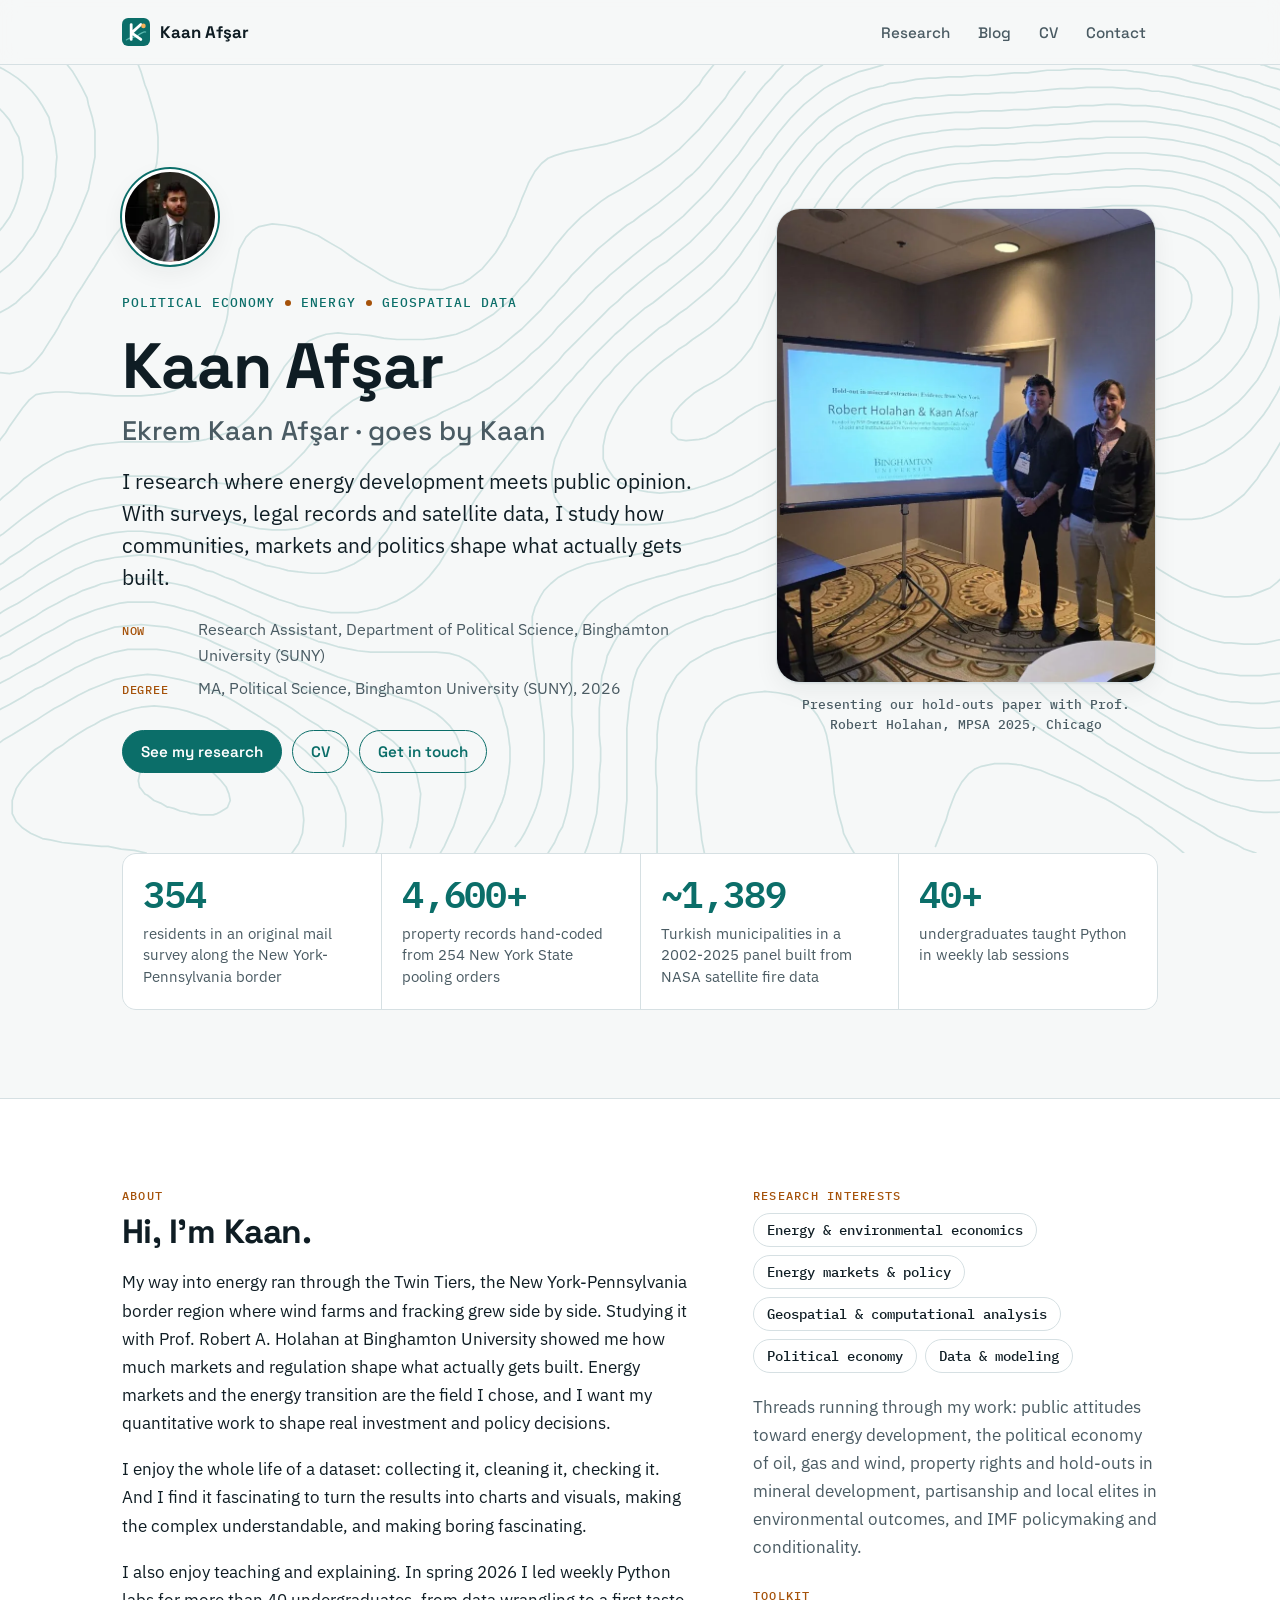
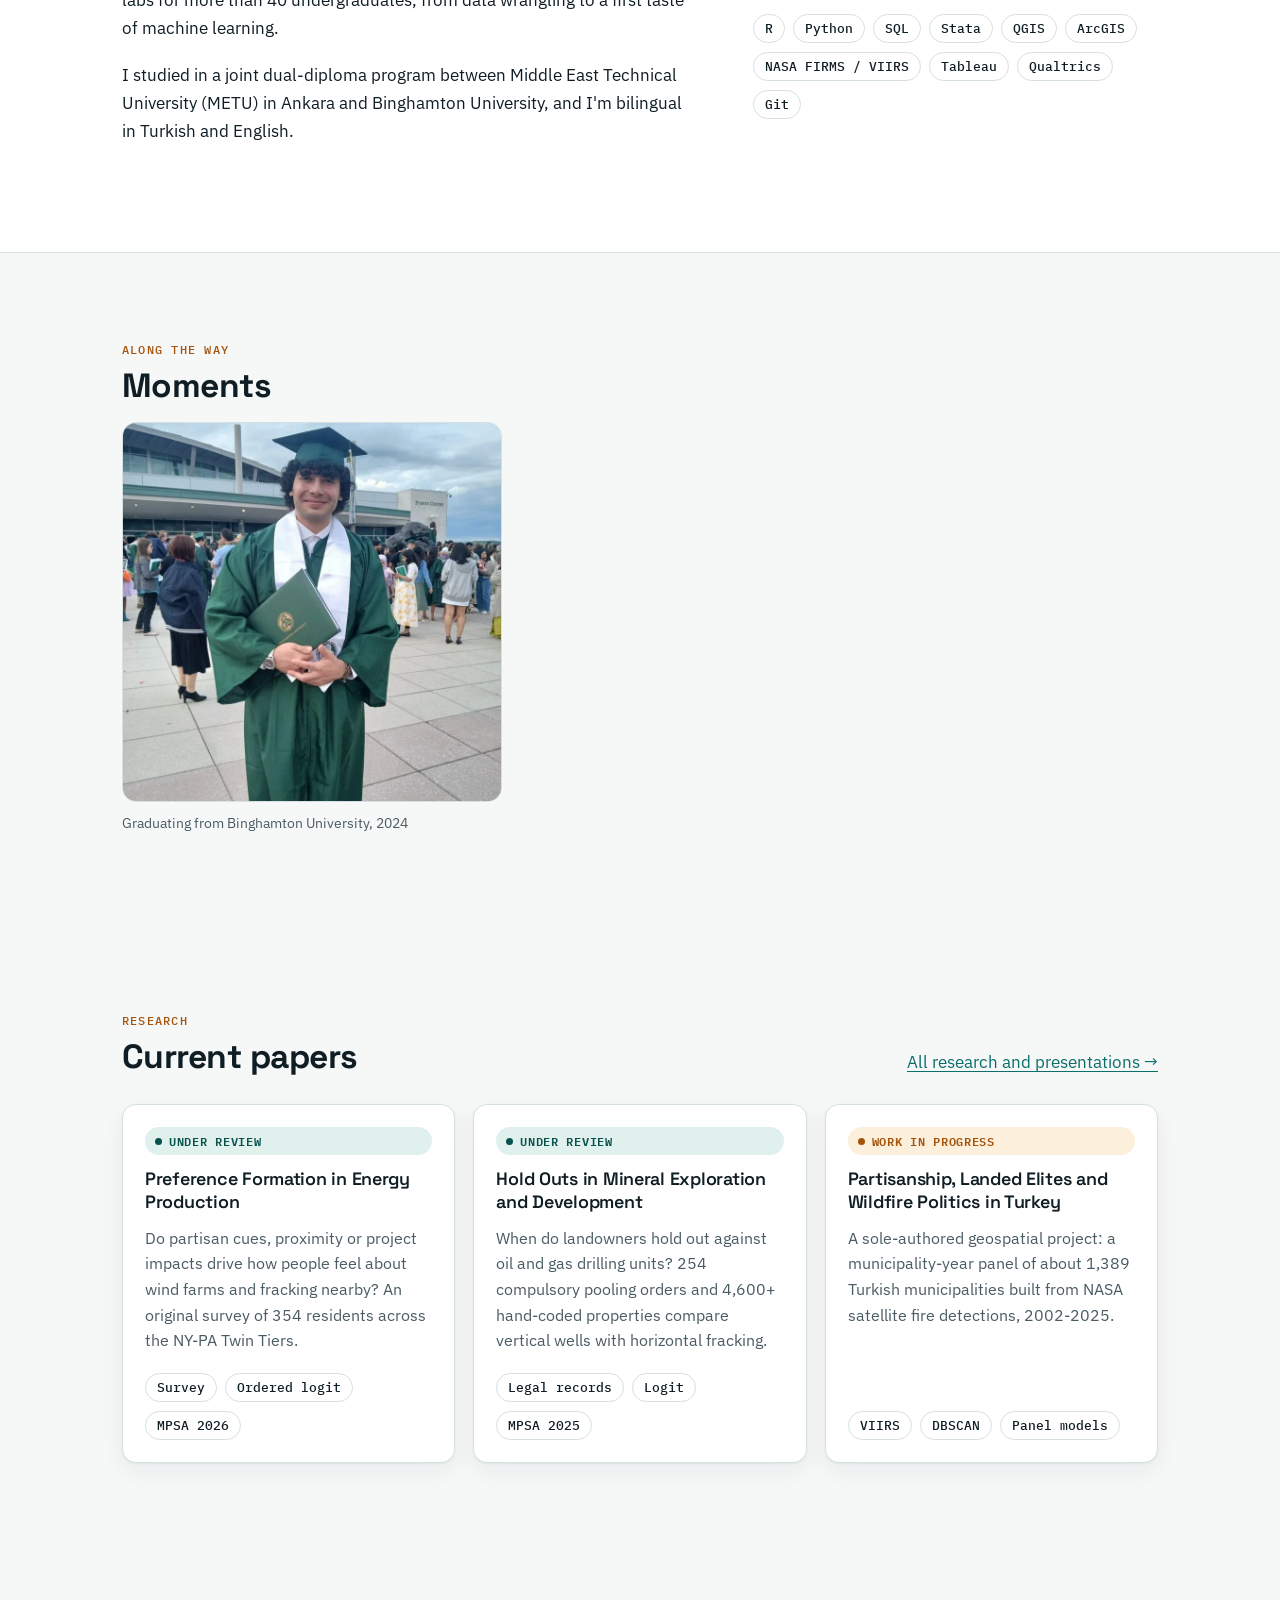
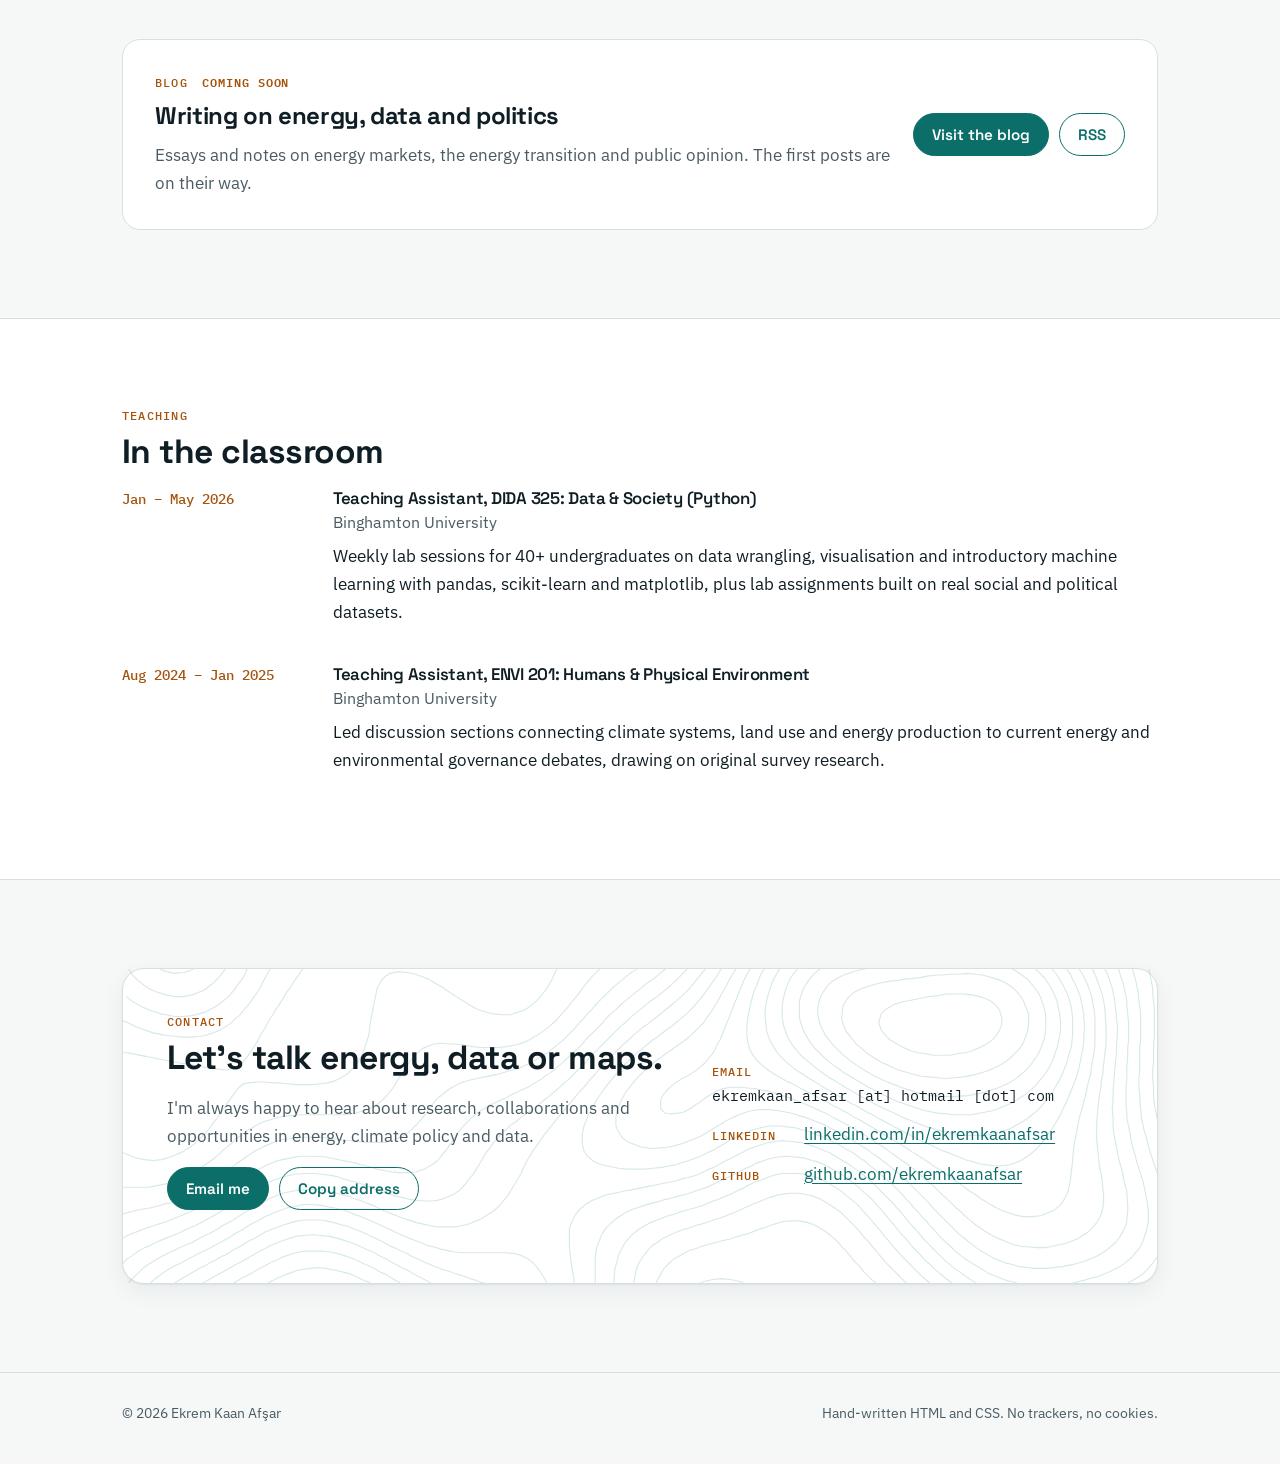
<file: index.html>
<!doctype html>
<html lang="en">
<head>
  <meta charset="utf-8">
  <meta name="viewport" content="width=device-width, initial-scale=1">
  <title>Kaan Afşar | Energy, environment and geospatial political economy</title>
  <meta name="description" content="Kaan Afşar is a political science researcher (MA, Binghamton University) studying public attitudes toward energy development, mineral property rights and wildfire politics with surveys, legal records and satellite data.">
  <link rel="canonical" href="https://ekremkaanafsar.github.io/">
  <meta property="og:type" content="website">
  <meta property="og:title" content="Kaan Afşar">
  <meta property="og:description" content="Political science research on energy development, public opinion and geospatial data.">
  <meta property="og:url" content="https://ekremkaanafsar.github.io/">
  <meta name="theme-color" content="#0b6e69">
  <link rel="icon" href="/assets/img/favicon.svg" type="image/svg+xml">
  <link rel="preconnect" href="https://fonts.googleapis.com">
  <link rel="preconnect" href="https://fonts.gstatic.com" crossorigin>
  <link rel="stylesheet" href="https://fonts.googleapis.com/css2?family=IBM+Plex+Mono:wght@400;500;600&family=IBM+Plex+Sans:ital,wght@0,400;0,500;0,600;1,400&family=Space+Grotesk:wght@500;600;700&display=swap">
  <link rel="stylesheet" href="/assets/css/site.css">
  <script src="/assets/js/site.js" defer></script>
</head>
<body>
  <a class="skip-link" href="#main">Skip to content</a>

  <header class="site-header">
    <div class="wrap">
      <a class="brand" href="/" aria-label="Kaan Afşar, home">
        <img src="/assets/img/favicon.svg" alt="" width="28" height="28"><span>Kaan Afşar</span>
      </a>
      <nav aria-label="Main">
        <ul class="nav">
          <li><a href="/research/">Research</a></li>
          <li><a href="/blog/">Blog</a></li>
          <li><a href="/cv/">CV</a></li>
          <li><a href="/#contact">Contact</a></li>
        </ul>
      </nav>
    </div>
  </header>

  <main id="main">

    <!-- Hero -->
    <section class="hero topo" aria-labelledby="hero-title">
      <div class="wrap hero-grid">
        <div>
          <img class="avatar" src="/images/profile.webp" alt="Kaan Afşar" width="96" height="96">
          <p class="eyebrow"><span>Political economy</span><span class="dot" aria-hidden="true"></span><span>Energy</span><span class="dot" aria-hidden="true"></span><span>Geospatial data</span></p>
          <h1 id="hero-title">Kaan Afşar<span class="alt">Ekrem Kaan Afşar &middot; goes by Kaan</span></h1>
          <p class="lead">I research where energy development meets public opinion. With surveys, legal records and satellite data, I study how communities, markets and politics shape what actually gets built.</p>
          <ul class="affil">
            <li><span class="k">Now</span><span>Research Assistant, Department of Political Science, Binghamton University (SUNY)</span></li>
            <li><span class="k">Degree</span><span>MA, Political Science, Binghamton University (SUNY), 2026</span></li>
          </ul>
          <div class="btns">
            <a class="btn primary" href="/research/">See my research</a>
            <a class="btn" href="/cv/">CV</a>
            <a class="btn" href="#contact">Get in touch</a>
          </div>
        </div>

        <figure class="photo-card">
          <a href="/images/mpsa-2025.webp" data-lightbox>
            <img src="/images/mpsa-2025.webp" width="800" height="961" alt="Kaan Afşar and Prof. Robert Holahan standing beside a projected title slide reading Hold-out in mineral extraction: Evidence from New York.">
          </a>
          <figcaption>Presenting our hold-outs paper with Prof. Robert Holahan, MPSA 2025, Chicago</figcaption>
        </figure>
      </div>
    </section>

    <!-- Numbers -->
    <section class="section" aria-labelledby="numbers-title" style="padding-top:0">
      <div class="wrap">
        <h2 id="numbers-title" class="visually-hidden">My research in numbers</h2>
        <div class="stats">
          <div class="stat"><div class="n">354</div><div class="d">residents in an original mail survey along the New York-Pennsylvania border</div></div>
          <div class="stat"><div class="n">4,600+</div><div class="d">property records hand-coded from 254 New York State pooling orders</div></div>
          <div class="stat"><div class="n">~1,389</div><div class="d">Turkish municipalities in a 2002-2025 panel built from NASA satellite fire data</div></div>
          <div class="stat"><div class="n">40+</div><div class="d">undergraduates taught Python in weekly lab sessions</div></div>
        </div>
      </div>
    </section>

    <!-- About -->
    <section class="section alt" id="about" aria-labelledby="about-title">
      <div class="wrap two-col">
        <div class="prose">
          <span class="label">About</span>
          <h2 id="about-title">Hi, I'm Kaan.</h2>
          <p>My way into energy ran through the Twin Tiers, the New York-Pennsylvania border region where wind farms and fracking grew side by side. Studying it with Prof. Robert A. Holahan at Binghamton University showed me how much markets and regulation shape what actually gets built. Energy markets and the energy transition are the field I chose, and I want my quantitative work to shape real investment and policy decisions.</p>
          <p>I enjoy the whole life of a dataset: collecting it, cleaning it, checking it. And I find it fascinating to turn the results into charts and visuals, making the complex understandable, and making boring fascinating.</p>
          <p>I also enjoy teaching and explaining. In spring 2026 I led weekly Python labs for more than 40 undergraduates, from data wrangling to a first taste of machine learning.</p>
          <p>I studied in a joint dual-diploma program between Middle East Technical University (METU) in Ankara and Binghamton University, and I'm bilingual in Turkish and English.</p>
        </div>
        <div>
          <span class="label">Research interests</span>
          <ul class="tags big" aria-label="Research interests">
            <li><span class="tag">Energy &amp; environmental economics</span></li>
            <li><span class="tag">Energy markets &amp; policy</span></li>
            <li><span class="tag">Geospatial &amp; computational analysis</span></li>
            <li><span class="tag">Political economy</span></li>
            <li><span class="tag">Data &amp; modeling</span></li>
          </ul>
          <p class="muted" style="margin-top:20px">Threads running through my work: public attitudes toward energy development, the political economy of oil, gas and wind, property rights and hold-outs in mineral development, partisanship and local elites in environmental outcomes, and IMF policymaking and conditionality.</p>
          <span class="label" style="margin-top:26px">Toolkit</span>
          <ul class="tags" aria-label="Tools">
            <li><span class="tag">R</span></li>
            <li><span class="tag">Python</span></li>
            <li><span class="tag">SQL</span></li>
            <li><span class="tag">Stata</span></li>
            <li><span class="tag">QGIS</span></li>
            <li><span class="tag">ArcGIS</span></li>
            <li><span class="tag">NASA FIRMS / VIIRS</span></li>
            <li><span class="tag">Tableau</span></li>
            <li><span class="tag">Qualtrics</span></li>
            <li><span class="tag">Git</span></li>
          </ul>
        </div>
      </div>
    </section>

    <!-- Along the way (photos) -->
    <section class="section" id="moments" aria-labelledby="moments-title">
      <div class="wrap">
        <span class="label">Along the way</span>
        <h2 id="moments-title">Moments</h2>
        <div class="gallery">
          <figure>
            <a href="/images/graduation-2024.webp" data-lightbox>
              <img src="/images/graduation-2024.webp" width="800" height="1066" loading="lazy" alt="Kaan Afşar in a green graduation gown and cap, holding a Binghamton University diploma cover outside the Events Center.">
            </a>
            <figcaption class="muted">Graduating from Binghamton University, 2024</figcaption>
          </figure>
        </div>
      </div>
    </section>

    <!-- Research -->
    <section class="section" id="research" aria-labelledby="research-title">
      <div class="wrap">
        <div class="section-head">
          <div>
            <span class="label">Research</span>
            <h2 id="research-title">Current papers</h2>
          </div>
          <a href="/research/">All research and presentations &rarr;</a>
        </div>
        <div class="cards">
          <article class="card">
            <span class="status">Under review</span>
            <h3><a href="/research/energy-preferences/">Preference Formation in Energy Production</a></h3>
            <p>Do partisan cues, proximity or project impacts drive how people feel about wind farms and fracking nearby? An original survey of 354 residents across the NY-PA Twin Tiers.</p>
            <ul class="tags"><li><span class="tag">Survey</span></li><li><span class="tag">Ordered logit</span></li><li><span class="tag">MPSA 2026</span></li></ul>
          </article>
          <article class="card">
            <span class="status">Under review</span>
            <h3><a href="/research/mineral-holdouts/">Hold Outs in Mineral Exploration and Development</a></h3>
            <p>When do landowners hold out against oil and gas drilling units? 254 compulsory pooling orders and 4,600+ hand-coded properties compare vertical wells with horizontal fracking.</p>
            <ul class="tags"><li><span class="tag">Legal records</span></li><li><span class="tag">Logit</span></li><li><span class="tag">MPSA 2025</span></li></ul>
          </article>
          <article class="card">
            <span class="status wip">Work in progress</span>
            <h3><a href="/research/turkey-wildfires/">Partisanship, Landed Elites and Wildfire Politics in Turkey</a></h3>
            <p>A sole-authored geospatial project: a municipality-year panel of about 1,389 Turkish municipalities built from NASA satellite fire detections, 2002-2025.</p>
            <ul class="tags"><li><span class="tag">VIIRS</span></li><li><span class="tag">DBSCAN</span></li><li><span class="tag">Panel models</span></li></ul>
          </article>
        </div>
      </div>
    </section>

    <!-- Blog teaser -->
    <section class="section" id="blog" aria-labelledby="blog-title">
      <div class="wrap">
        <div class="subscribe">
          <div>
            <span class="label">Blog <span class="tba" style="margin-left:6px">Coming soon</span></span>
            <h2 id="blog-title" style="font-size:1.5rem">Writing on energy, data and politics</h2>
            <p class="muted">Essays and notes on energy markets, the energy transition and public opinion. The first posts are on their way.</p>
          </div>
          <div class="btns">
            <a class="btn primary" href="/blog/">Visit the blog</a>
            <a class="btn" href="/blog/feed.xml">RSS</a>
          </div>
        </div>
      </div>
    </section>

    <!-- Teaching -->
    <section class="section alt" id="teaching" aria-labelledby="teaching-title">
      <div class="wrap">
        <span class="label">Teaching</span>
        <h2 id="teaching-title">In the classroom</h2>
        <ul class="entries">
          <li>
            <div class="when">Jan – May 2026</div>
            <div>
              <h3>Teaching Assistant, DIDA 325: Data &amp; Society (Python)</h3>
              <p class="where">Binghamton University</p>
              <p>Weekly lab sessions for 40+ undergraduates on data wrangling, visualisation and introductory machine learning with pandas, scikit-learn and matplotlib, plus lab assignments built on real social and political datasets.</p>
            </div>
          </li>
          <li>
            <div class="when">Aug 2024 – Jan 2025</div>
            <div>
              <h3>Teaching Assistant, ENVI 201: Humans &amp; Physical Environment</h3>
              <p class="where">Binghamton University</p>
              <p>Led discussion sections connecting climate systems, land use and energy production to current energy and environmental governance debates, drawing on original survey research.</p>
            </div>
          </li>
        </ul>
      </div>
    </section>

    <!-- Contact -->
    <section class="section" id="contact" aria-labelledby="contact-title">
      <div class="wrap">
        <div class="contact-card topo">
          <div>
            <span class="label">Contact</span>
            <h2 id="contact-title">Let's talk energy, data or maps.</h2>
            <p class="muted">I'm always happy to hear about research, collaborations and opportunities in energy, climate policy and data.</p>
            <div class="btns">
              <button type="button" class="btn primary" data-email data-user="ekremkaan_afsar" data-domain="hotmail.com">Email me</button>
              <button type="button" class="btn" data-copy-email data-user="ekremkaan_afsar" data-domain="hotmail.com" aria-describedby="copy-note">Copy address</button>
            </div>
            <p id="copy-note" class="copy-note" role="status" aria-live="polite"></p>
          </div>
          <ul class="contact-list">
            <li><span class="k">Email</span><span class="email-text">ekremkaan_afsar [at] hotmail [dot] com</span></li>
            <li><span class="k">LinkedIn</span><a href="https://www.linkedin.com/in/ekremkaanafsar" rel="me noopener">linkedin.com/in/ekremkaanafsar</a></li>
            <li><span class="k">GitHub</span><a href="https://github.com/ekremkaanafsar" rel="me noopener">github.com/ekremkaanafsar</a></li>
          </ul>
        </div>
      </div>
    </section>

  </main>

  <footer class="site-footer">
    <div class="wrap">
      <span>&copy; 2026 Ekrem Kaan Afşar</span>
      <span>Hand-written HTML and CSS. No trackers, no cookies.</span>
    </div>
  </footer>
</body>
</html>
</file>
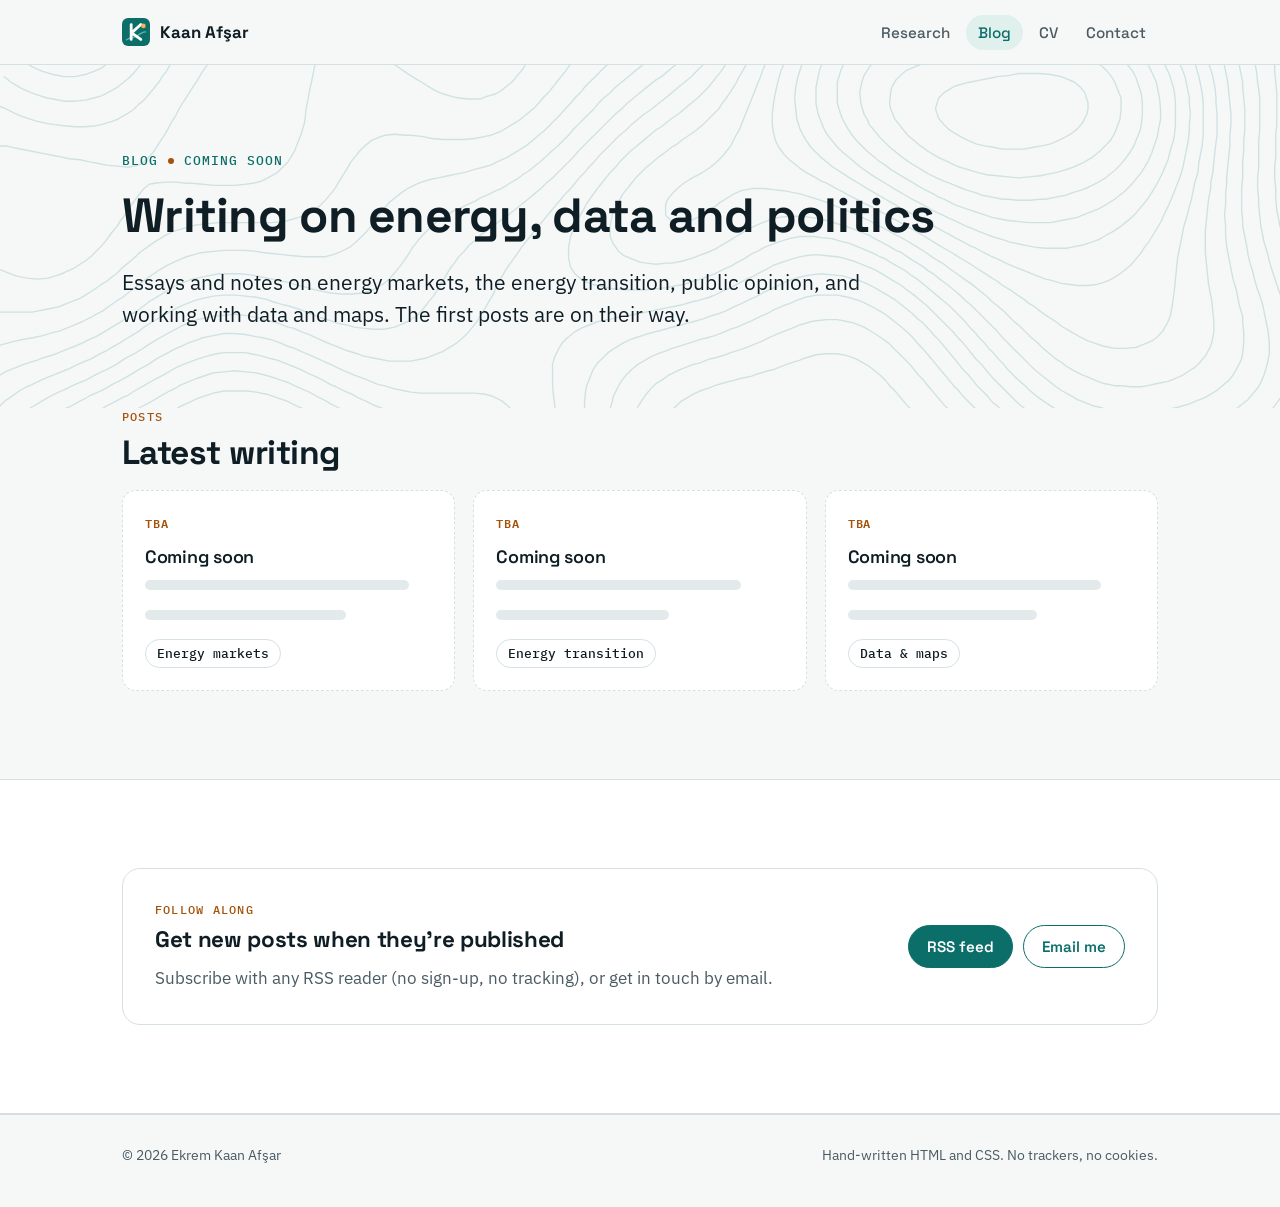
<file: blog/index.html>
<!doctype html>
<html lang="en">
<head>
  <meta charset="utf-8">
  <meta name="viewport" content="width=device-width, initial-scale=1">
  <title>Blog | Kaan Afşar</title>
  <meta name="description" content="Kaan Afşar's blog: writing on energy markets, the energy transition, public opinion and working with data. First posts coming soon.">
  <link rel="canonical" href="https://ekremkaanafsar.github.io/blog/">
  <link rel="alternate" type="application/atom+xml" title="Kaan Afşar: Blog" href="/blog/feed.xml">
  <meta property="og:type" content="website">
  <meta property="og:title" content="Blog | Kaan Afşar">
  <meta property="og:description" content="Writing on energy, data and politics. First posts coming soon.">
  <meta property="og:url" content="https://ekremkaanafsar.github.io/blog/">
  <meta name="theme-color" content="#0b6e69">
  <link rel="icon" href="/assets/img/favicon.svg" type="image/svg+xml">
  <link rel="preconnect" href="https://fonts.googleapis.com">
  <link rel="preconnect" href="https://fonts.gstatic.com" crossorigin>
  <link rel="stylesheet" href="https://fonts.googleapis.com/css2?family=IBM+Plex+Mono:wght@400;500;600&family=IBM+Plex+Sans:ital,wght@0,400;0,500;0,600;1,400&family=Space+Grotesk:wght@500;600;700&display=swap">
  <link rel="stylesheet" href="/assets/css/site.css">
  <script src="/assets/js/site.js" defer></script>
</head>
<body>
  <a class="skip-link" href="#main">Skip to content</a>

  <header class="site-header">
    <div class="wrap">
      <a class="brand" href="/" aria-label="Kaan Afşar, home">
        <img src="/assets/img/favicon.svg" alt="" width="28" height="28"><span>Kaan Afşar</span>
      </a>
      <nav aria-label="Main">
        <ul class="nav">
          <li><a href="/research/">Research</a></li>
          <li><a href="/blog/" aria-current="page">Blog</a></li>
          <li><a href="/cv/">CV</a></li>
          <li><a href="/#contact">Contact</a></li>
        </ul>
      </nav>
    </div>
  </header>

  <main id="main">
    <section class="paper-hero topo">
      <div class="wrap">
        <p class="eyebrow"><span>Blog</span><span class="dot" aria-hidden="true"></span><span>Coming soon</span></p>
        <h1>Writing on energy, data and politics</h1>
        <p class="lead">Essays and notes on energy markets, the energy transition, public opinion, and working with data and maps. The first posts are on their way.</p>
      </div>
    </section>

    <section class="section" style="padding-top:0" aria-labelledby="posts-title">
      <div class="wrap">
        <span class="label">Posts</span>
        <h2 id="posts-title">Latest writing</h2>

        <div class="topic-filter" role="group" aria-label="Filter posts by topic" hidden>
          <button type="button" data-topic="all" aria-pressed="true">All</button>
          <button type="button" data-topic="energy-markets" aria-pressed="false">Energy markets</button>
          <button type="button" data-topic="energy-transition" aria-pressed="false">Energy transition</button>
          <button type="button" data-topic="public-opinion" aria-pressed="false">Public opinion</button>
          <button type="button" data-topic="data-methods" aria-pressed="false">Data &amp; maps</button>
        </div>

        <ul class="post-list">
          <li>
            <article class="card post-card is-soon" aria-label="Upcoming post, coming soon">
              <p class="meta"><span class="tba">TBA</span></p>
              <h3>Coming soon</h3>
              <span class="ghost" style="width:92%" aria-hidden="true"></span>
              <span class="ghost" style="width:70%" aria-hidden="true"></span>
              <ul class="tags"><li><span class="tag">Energy markets</span></li></ul>
            </article>
          </li>
          <li>
            <article class="card post-card is-soon" aria-label="Upcoming post, coming soon">
              <p class="meta"><span class="tba">TBA</span></p>
              <h3>Coming soon</h3>
              <span class="ghost" style="width:85%" aria-hidden="true"></span>
              <span class="ghost" style="width:60%" aria-hidden="true"></span>
              <ul class="tags"><li><span class="tag">Energy transition</span></li></ul>
            </article>
          </li>
          <li>
            <article class="card post-card is-soon" aria-label="Upcoming post, coming soon">
              <p class="meta"><span class="tba">TBA</span></p>
              <h3>Coming soon</h3>
              <span class="ghost" style="width:88%" aria-hidden="true"></span>
              <span class="ghost" style="width:66%" aria-hidden="true"></span>
              <ul class="tags"><li><span class="tag">Data &amp; maps</span></li></ul>
            </article>
          </li>
        </ul>
      </div>
    </section>

    <section class="section alt" aria-labelledby="follow-title">
      <div class="wrap">
        <div class="subscribe">
          <div>
            <span class="label">Follow along</span>
            <h2 id="follow-title" style="font-size:1.4rem">Get new posts when they're published</h2>
            <p class="muted">Subscribe with any RSS reader (no sign-up, no tracking), or get in touch by email.</p>
          </div>
          <div class="btns">
            <a class="btn primary" href="/blog/feed.xml">RSS feed</a>
            <a class="btn" href="/#contact">Email me</a>
          </div>
        </div>
      </div>
    </section>
  </main>

  <footer class="site-footer">
    <div class="wrap">
      <span>&copy; 2026 Ekrem Kaan Afşar</span>
      <span>Hand-written HTML and CSS. No trackers, no cookies.</span>
    </div>
  </footer>
</body>
</html>
</file>
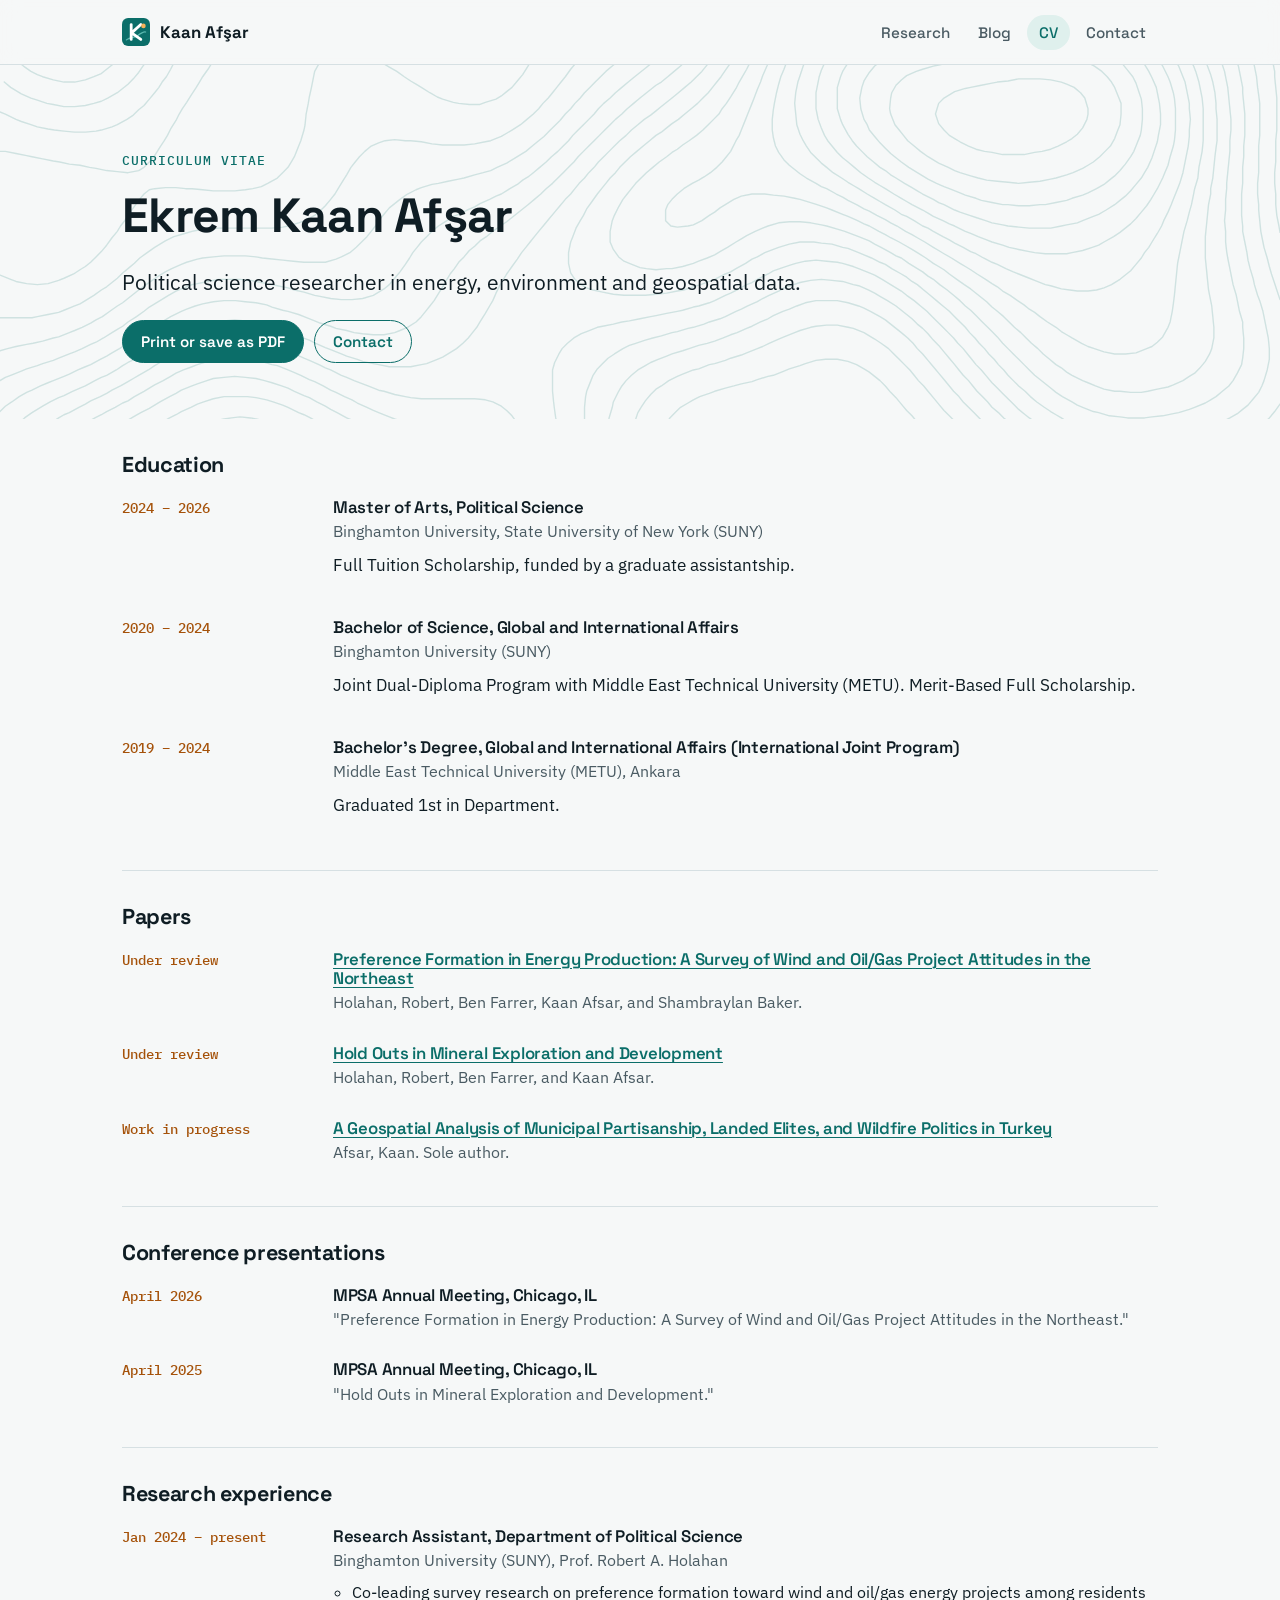
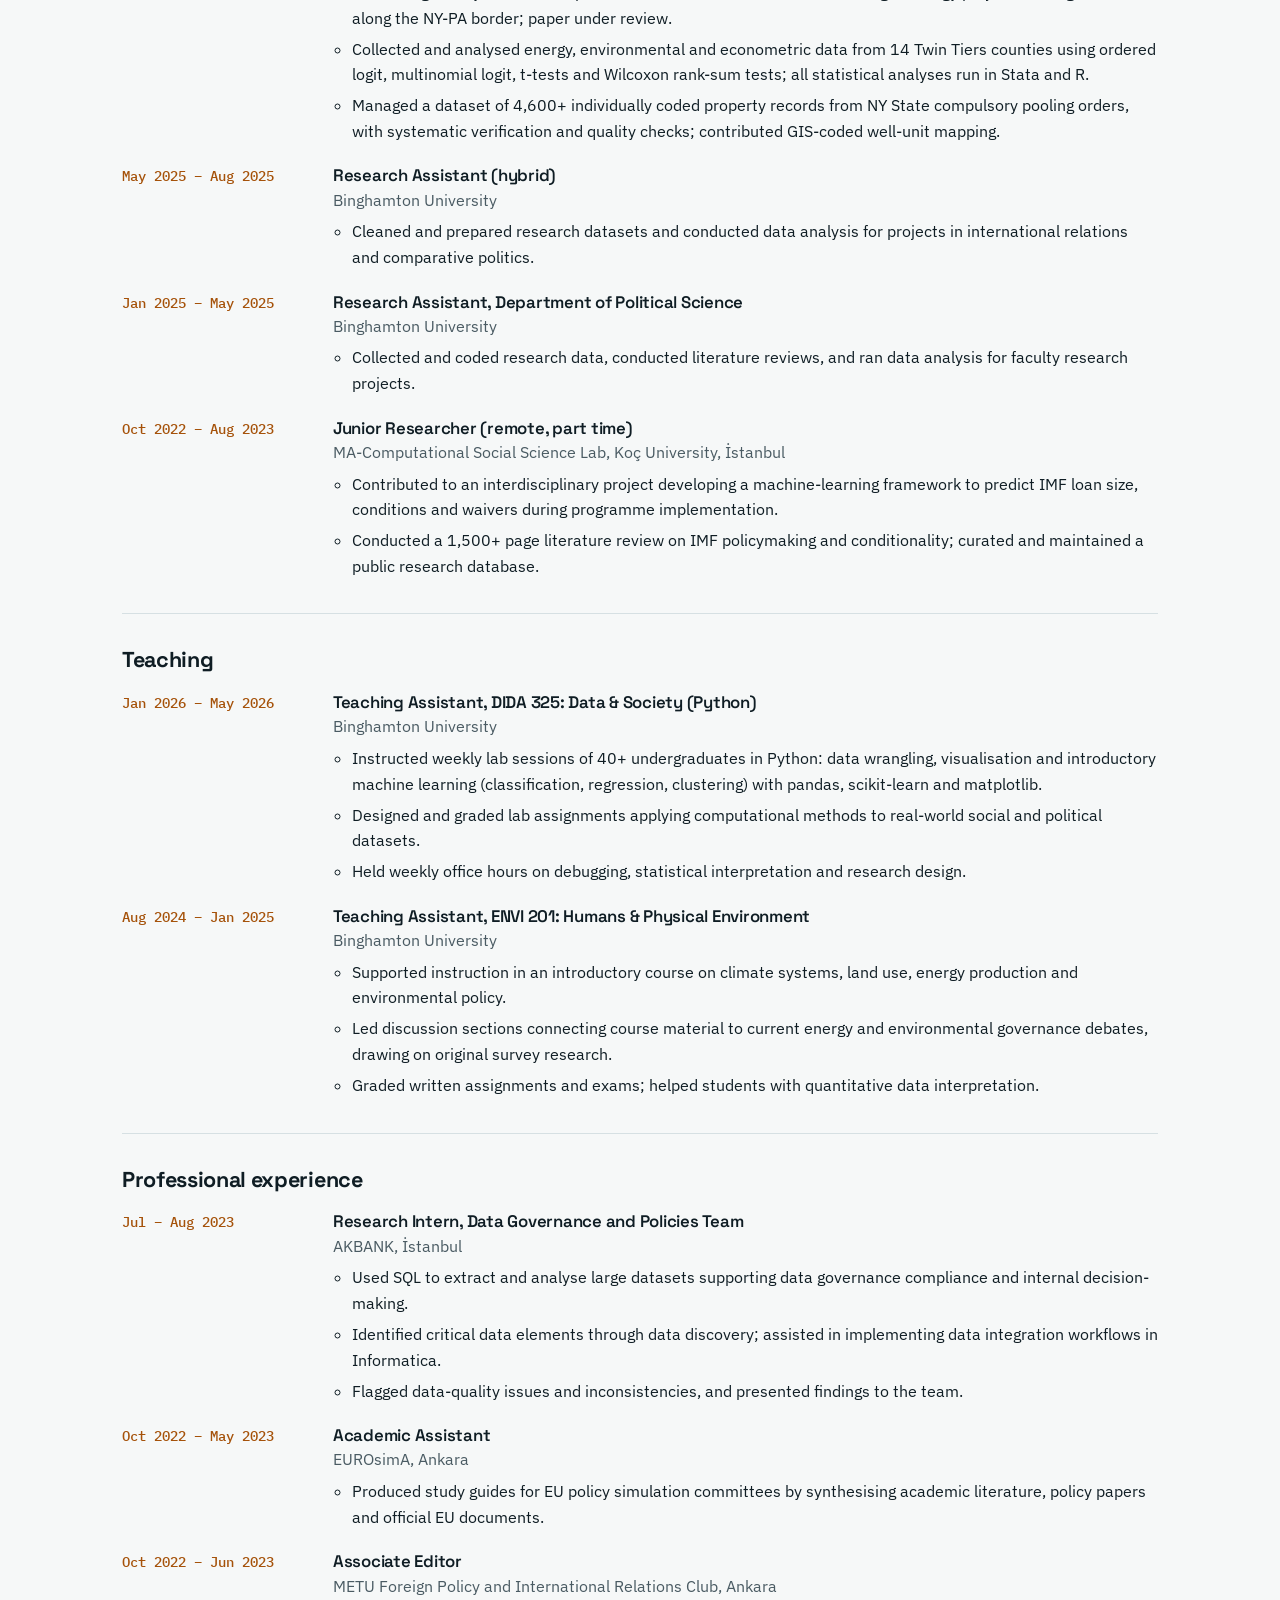
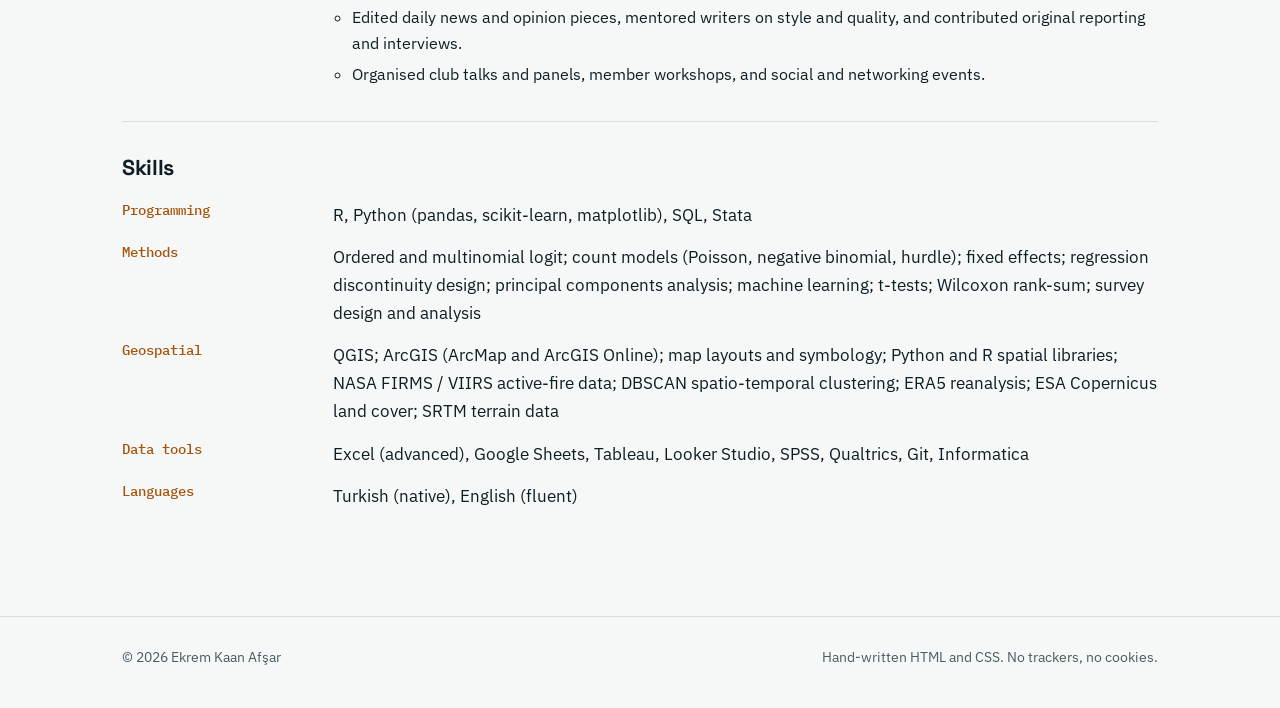
<file: cv/index.html>
<!doctype html>
<html lang="en">
<head>
  <meta charset="utf-8">
  <meta name="viewport" content="width=device-width, initial-scale=1">
  <title>CV | Kaan Afşar</title>
  <meta name="description" content="Curriculum vitae of Kaan Afşar: MA in Political Science (Binghamton University), research assistant, teaching assistant in Python, energy and geospatial research.">
  <link rel="canonical" href="https://ekremkaanafsar.github.io/cv/">
  <meta property="og:type" content="profile">
  <meta property="og:title" content="CV | Kaan Afşar">
  <meta property="og:description" content="Education, research, teaching, presentations and skills.">
  <meta property="og:url" content="https://ekremkaanafsar.github.io/cv/">
  <meta name="theme-color" content="#0b6e69">
  <link rel="icon" href="/assets/img/favicon.svg" type="image/svg+xml">
  <link rel="preconnect" href="https://fonts.googleapis.com">
  <link rel="preconnect" href="https://fonts.gstatic.com" crossorigin>
  <link rel="stylesheet" href="https://fonts.googleapis.com/css2?family=IBM+Plex+Mono:wght@400;500;600&family=IBM+Plex+Sans:ital,wght@0,400;0,500;0,600;1,400&family=Space+Grotesk:wght@500;600;700&display=swap">
  <link rel="stylesheet" href="/assets/css/site.css">
</head>
<body>
  <a class="skip-link" href="#main">Skip to content</a>

  <header class="site-header">
    <div class="wrap">
      <a class="brand" href="/" aria-label="Kaan Afşar, home">
        <img src="/assets/img/favicon.svg" alt="" width="28" height="28"><span>Kaan Afşar</span>
      </a>
      <nav aria-label="Main">
        <ul class="nav">
          <li><a href="/research/">Research</a></li>
          <li><a href="/blog/">Blog</a></li>
          <li><a href="/cv/" aria-current="page">CV</a></li>
          <li><a href="/#contact">Contact</a></li>
        </ul>
      </nav>
    </div>
  </header>

  <main id="main">
    <section class="paper-hero topo">
      <div class="wrap">
        <p class="eyebrow"><span>Curriculum vitae</span></p>
        <h1>Ekrem Kaan Afşar</h1>
        <p class="lead">Political science researcher in energy, environment and geospatial data.</p>
        <div class="btns no-print">
          <a class="btn primary" href="#" onclick="window.print(); return false;">Print or save as PDF</a>
          <a class="btn" href="/#contact">Contact</a>
        </div>
      </div>
    </section>

    <div class="wrap" style="padding-bottom:72px">

      <section class="cv-block" aria-labelledby="cv-edu">
        <h2 id="cv-edu">Education</h2>
        <ul class="entries">
          <li>
            <div class="when">2024 – 2026</div>
            <div>
              <h3>Master of Arts, Political Science</h3>
              <p class="where">Binghamton University, State University of New York (SUNY)</p>
              <p>Full Tuition Scholarship, funded by a graduate assistantship.</p>
            </div>
          </li>
          <li>
            <div class="when">2020 – 2024</div>
            <div>
              <h3>Bachelor of Science, Global and International Affairs</h3>
              <p class="where">Binghamton University (SUNY)</p>
              <p>Joint Dual-Diploma Program with Middle East Technical University (METU). Merit-Based Full Scholarship.</p>
            </div>
          </li>
          <li>
            <div class="when">2019 – 2024</div>
            <div>
              <h3>Bachelor's Degree, Global and International Affairs (International Joint Program)</h3>
              <p class="where">Middle East Technical University (METU), Ankara</p>
              <p>Graduated 1st in Department.</p>
            </div>
          </li>
        </ul>
      </section>

      <section class="cv-block" aria-labelledby="cv-papers">
        <h2 id="cv-papers">Papers</h2>
        <ul class="entries">
          <li>
            <div class="when">Under review</div>
            <div>
              <h3><a href="/research/energy-preferences/">Preference Formation in Energy Production: A Survey of Wind and Oil/Gas Project Attitudes in the Northeast</a></h3>
              <p class="where">Holahan, Robert, Ben Farrer, Kaan Afsar, and Shambraylan Baker.</p>
            </div>
          </li>
          <li>
            <div class="when">Under review</div>
            <div>
              <h3><a href="/research/mineral-holdouts/">Hold Outs in Mineral Exploration and Development</a></h3>
              <p class="where">Holahan, Robert, Ben Farrer, and Kaan Afsar.</p>
            </div>
          </li>
          <li>
            <div class="when">Work in progress</div>
            <div>
              <h3><a href="/research/turkey-wildfires/">A Geospatial Analysis of Municipal Partisanship, Landed Elites, and Wildfire Politics in Turkey</a></h3>
              <p class="where">Afsar, Kaan. Sole author.</p>
            </div>
          </li>
        </ul>
      </section>

      <section class="cv-block" aria-labelledby="cv-pres">
        <h2 id="cv-pres">Conference presentations</h2>
        <ul class="entries">
          <li>
            <div class="when">April 2026</div>
            <div>
              <h3>MPSA Annual Meeting, Chicago, IL</h3>
              <p class="where">"Preference Formation in Energy Production: A Survey of Wind and Oil/Gas Project Attitudes in the Northeast."</p>
            </div>
          </li>
          <li>
            <div class="when">April 2025</div>
            <div>
              <h3>MPSA Annual Meeting, Chicago, IL</h3>
              <p class="where">"Hold Outs in Mineral Exploration and Development."</p>
            </div>
          </li>
        </ul>
      </section>

      <section class="cv-block" aria-labelledby="cv-research">
        <h2 id="cv-research">Research experience</h2>
        <ul class="entries">
          <li>
            <div class="when">Jan 2024 – present</div>
            <div>
              <h3>Research Assistant, Department of Political Science</h3>
              <p class="where">Binghamton University (SUNY), Prof. Robert A. Holahan</p>
              <ul>
                <li>Co-leading survey research on preference formation toward wind and oil/gas energy projects among residents along the NY-PA border; paper under review.</li>
                <li>Collected and analysed energy, environmental and econometric data from 14 Twin Tiers counties using ordered logit, multinomial logit, t-tests and Wilcoxon rank-sum tests; all statistical analyses run in Stata and R.</li>
                <li>Managed a dataset of 4,600+ individually coded property records from NY State compulsory pooling orders, with systematic verification and quality checks; contributed GIS-coded well-unit mapping.</li>
              </ul>
            </div>
          </li>
          <li>
            <div class="when">May 2025 – Aug 2025</div>
            <div>
              <h3>Research Assistant (hybrid)</h3>
              <p class="where">Binghamton University</p>
              <ul>
                <li>Cleaned and prepared research datasets and conducted data analysis for projects in international relations and comparative politics.</li>
              </ul>
            </div>
          </li>
          <li>
            <div class="when">Jan 2025 – May 2025</div>
            <div>
              <h3>Research Assistant, Department of Political Science</h3>
              <p class="where">Binghamton University</p>
              <ul>
                <li>Collected and coded research data, conducted literature reviews, and ran data analysis for faculty research projects.</li>
              </ul>
            </div>
          </li>
          <li>
            <div class="when">Oct 2022 – Aug 2023</div>
            <div>
              <h3>Junior Researcher (remote, part time)</h3>
              <p class="where">MA-Computational Social Science Lab, Koç University, İstanbul</p>
              <ul>
                <li>Contributed to an interdisciplinary project developing a machine-learning framework to predict IMF loan size, conditions and waivers during programme implementation.</li>
                <li>Conducted a 1,500+ page literature review on IMF policymaking and conditionality; curated and maintained a public research database.</li>
              </ul>
            </div>
          </li>
        </ul>
      </section>

      <section class="cv-block" aria-labelledby="cv-teaching">
        <h2 id="cv-teaching">Teaching</h2>
        <ul class="entries">
          <li>
            <div class="when">Jan 2026 – May 2026</div>
            <div>
              <h3>Teaching Assistant, DIDA 325: Data &amp; Society (Python)</h3>
              <p class="where">Binghamton University</p>
              <ul>
                <li>Instructed weekly lab sessions of 40+ undergraduates in Python: data wrangling, visualisation and introductory machine learning (classification, regression, clustering) with pandas, scikit-learn and matplotlib.</li>
                <li>Designed and graded lab assignments applying computational methods to real-world social and political datasets.</li>
                <li>Held weekly office hours on debugging, statistical interpretation and research design.</li>
              </ul>
            </div>
          </li>
          <li>
            <div class="when">Aug 2024 – Jan 2025</div>
            <div>
              <h3>Teaching Assistant, ENVI 201: Humans &amp; Physical Environment</h3>
              <p class="where">Binghamton University</p>
              <ul>
                <li>Supported instruction in an introductory course on climate systems, land use, energy production and environmental policy.</li>
                <li>Led discussion sections connecting course material to current energy and environmental governance debates, drawing on original survey research.</li>
                <li>Graded written assignments and exams; helped students with quantitative data interpretation.</li>
              </ul>
            </div>
          </li>
        </ul>
      </section>

      <section class="cv-block" aria-labelledby="cv-prof">
        <h2 id="cv-prof">Professional experience</h2>
        <ul class="entries">
          <li>
            <div class="when">Jul – Aug 2023</div>
            <div>
              <h3>Research Intern, Data Governance and Policies Team</h3>
              <p class="where">AKBANK, İstanbul</p>
              <ul>
                <li>Used SQL to extract and analyse large datasets supporting data governance compliance and internal decision-making.</li>
                <li>Identified critical data elements through data discovery; assisted in implementing data integration workflows in Informatica.</li>
                <li>Flagged data-quality issues and inconsistencies, and presented findings to the team.</li>
              </ul>
            </div>
          </li>
          <li>
            <div class="when">Oct 2022 – May 2023</div>
            <div>
              <h3>Academic Assistant</h3>
              <p class="where">EUROsimA, Ankara</p>
              <ul>
                <li>Produced study guides for EU policy simulation committees by synthesising academic literature, policy papers and official EU documents.</li>
              </ul>
            </div>
          </li>
          <li>
            <div class="when">Oct 2022 – Jun 2023</div>
            <div>
              <h3>Associate Editor</h3>
              <p class="where">METU Foreign Policy and International Relations Club, Ankara</p>
              <ul>
                <li>Edited daily news and opinion pieces, mentored writers on style and quality, and contributed original reporting and interviews.</li>
                <li>Organised club talks and panels, member workshops, and social and networking events.</li>
              </ul>
            </div>
          </li>
        </ul>
      </section>

      <section class="cv-block" aria-labelledby="cv-skills">
        <h2 id="cv-skills">Skills</h2>
        <dl class="skills">
          <div><dt>Programming</dt><dd>R, Python (pandas, scikit-learn, matplotlib), SQL, Stata</dd></div>
          <div><dt>Methods</dt><dd>Ordered and multinomial logit; count models (Poisson, negative binomial, hurdle); fixed effects; regression discontinuity design; principal components analysis; machine learning; t-tests; Wilcoxon rank-sum; survey design and analysis</dd></div>
          <div><dt>Geospatial</dt><dd>QGIS; ArcGIS (ArcMap and ArcGIS Online); map layouts and symbology; Python and R spatial libraries; NASA FIRMS / VIIRS active-fire data; DBSCAN spatio-temporal clustering; ERA5 reanalysis; ESA Copernicus land cover; SRTM terrain data</dd></div>
          <div><dt>Data tools</dt><dd>Excel (advanced), Google Sheets, Tableau, Looker Studio, SPSS, Qualtrics, Git, Informatica</dd></div>
          <div><dt>Languages</dt><dd>Turkish (native), English (fluent)</dd></div>
        </dl>
      </section>

    </div>
  </main>

  <footer class="site-footer">
    <div class="wrap">
      <span>&copy; 2026 Ekrem Kaan Afşar</span>
      <span>Hand-written HTML and CSS. No trackers, no cookies.</span>
    </div>
  </footer>
</body>
</html>
</file>
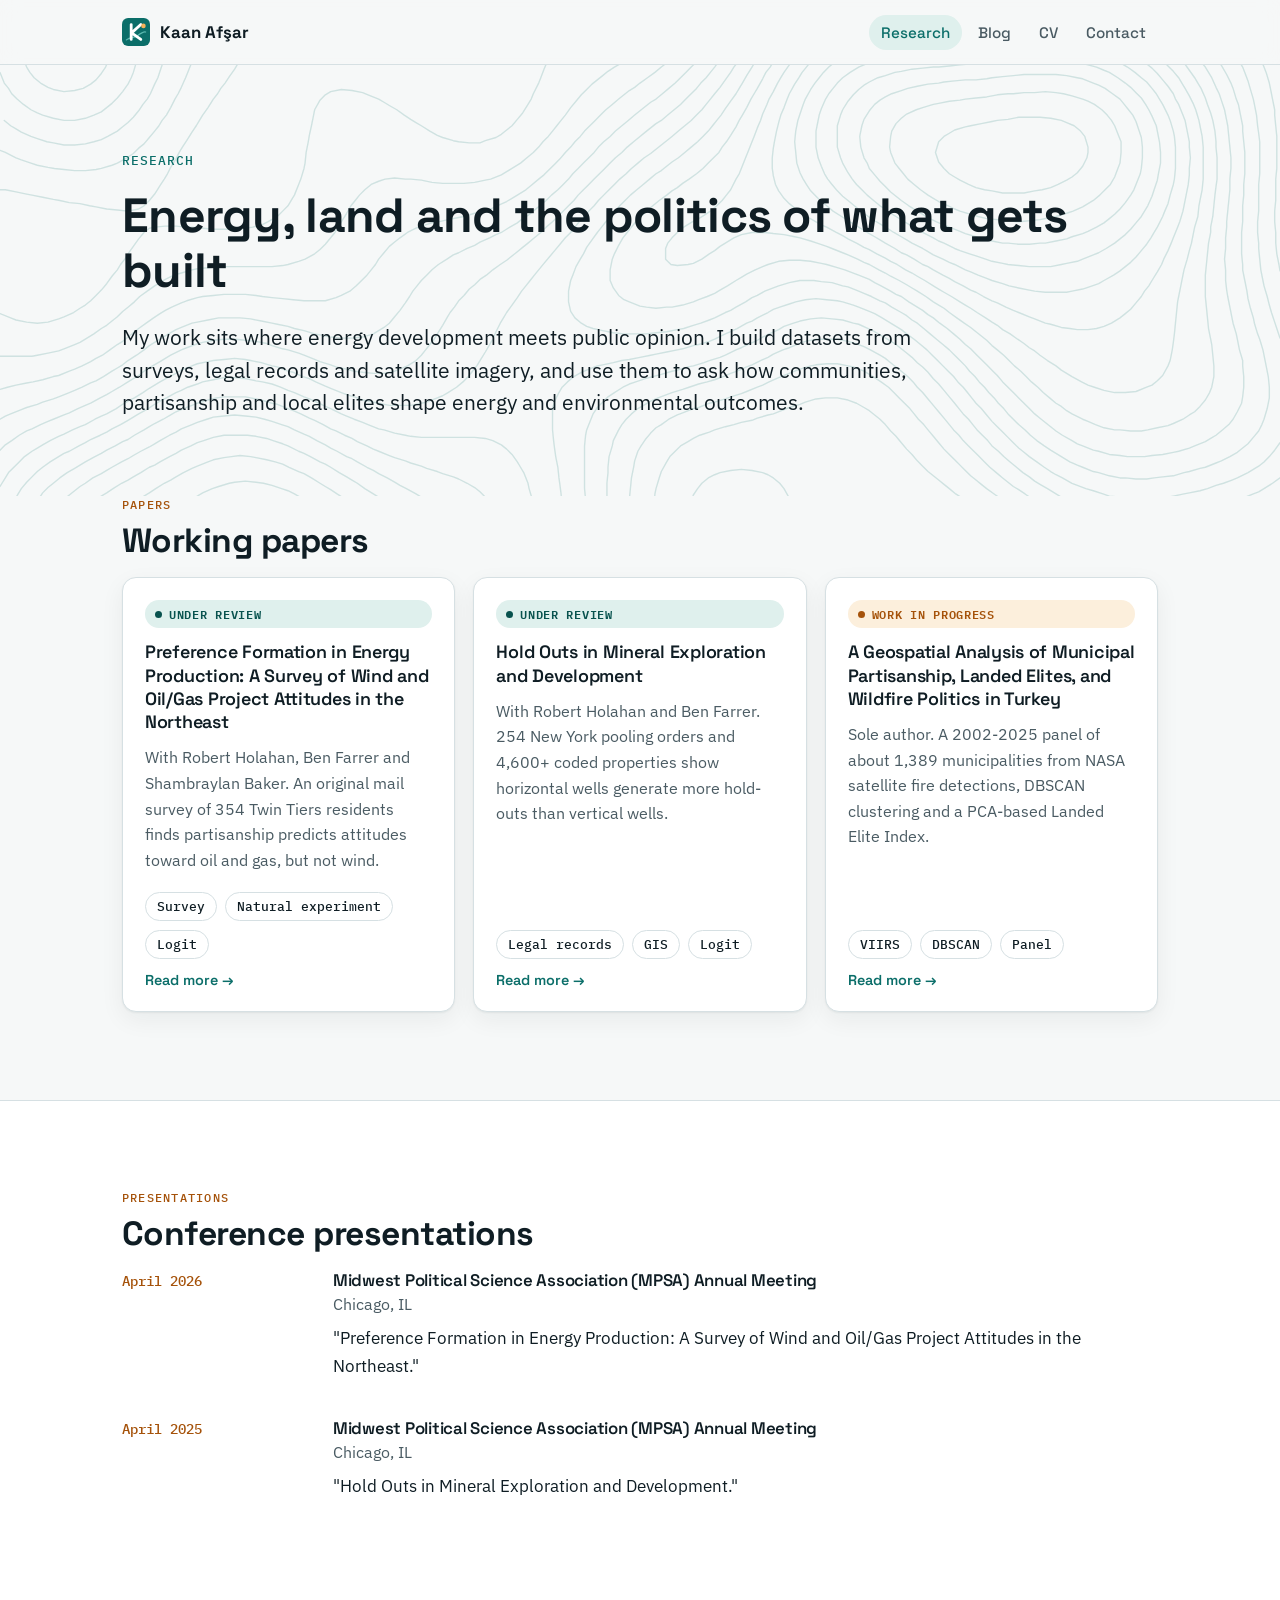
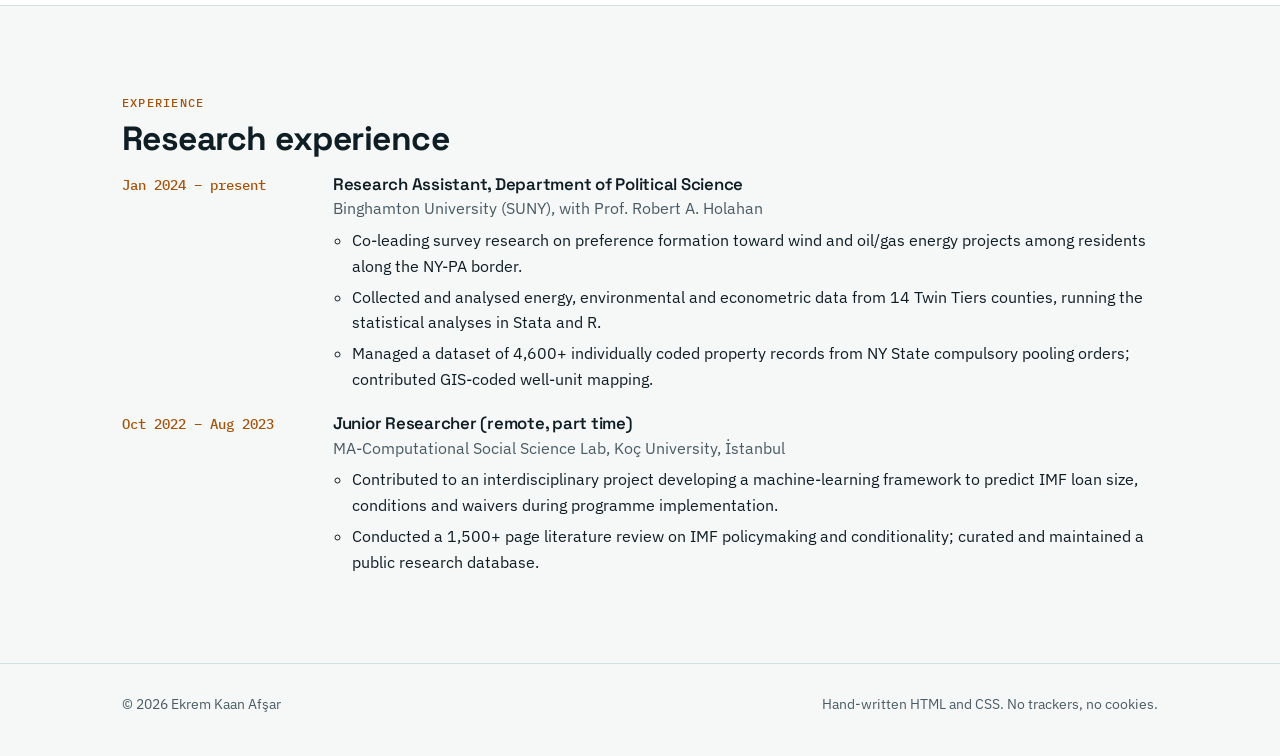
<file: research/index.html>
<!doctype html>
<html lang="en">
<head>
  <meta charset="utf-8">
  <meta name="viewport" content="width=device-width, initial-scale=1">
  <title>Research | Kaan Afşar</title>
  <meta name="description" content="Research by Kaan Afşar on public attitudes toward energy development, hold-outs in oil and gas drilling units, and wildfire politics in Turkey. Papers, presentations and research experience.">
  <link rel="canonical" href="https://ekremkaanafsar.github.io/research/">
  <meta property="og:type" content="website">
  <meta property="og:title" content="Research | Kaan Afşar">
  <meta property="og:description" content="Papers, presentations and research experience in energy, environment and geospatial political economy.">
  <meta property="og:url" content="https://ekremkaanafsar.github.io/research/">
  <meta name="theme-color" content="#0b6e69">
  <link rel="icon" href="/assets/img/favicon.svg" type="image/svg+xml">
  <link rel="preconnect" href="https://fonts.googleapis.com">
  <link rel="preconnect" href="https://fonts.gstatic.com" crossorigin>
  <link rel="stylesheet" href="https://fonts.googleapis.com/css2?family=IBM+Plex+Mono:wght@400;500;600&family=IBM+Plex+Sans:ital,wght@0,400;0,500;0,600;1,400&family=Space+Grotesk:wght@500;600;700&display=swap">
  <link rel="stylesheet" href="/assets/css/site.css">
</head>
<body>
  <a class="skip-link" href="#main">Skip to content</a>

  <header class="site-header">
    <div class="wrap">
      <a class="brand" href="/" aria-label="Kaan Afşar, home">
        <img src="/assets/img/favicon.svg" alt="" width="28" height="28"><span>Kaan Afşar</span>
      </a>
      <nav aria-label="Main">
        <ul class="nav">
          <li><a href="/research/" aria-current="page">Research</a></li>
          <li><a href="/blog/">Blog</a></li>
          <li><a href="/cv/">CV</a></li>
          <li><a href="/#contact">Contact</a></li>
        </ul>
      </nav>
    </div>
  </header>

  <main id="main">
    <section class="paper-hero topo">
      <div class="wrap">
        <p class="eyebrow"><span>Research</span></p>
        <h1>Energy, land and the politics of what gets built</h1>
        <p class="lead">My work sits where energy development meets public opinion. I build datasets from surveys, legal records and satellite imagery, and use them to ask how communities, partisanship and local elites shape energy and environmental outcomes.</p>
      </div>
    </section>

    <section class="section" style="padding-top:0" aria-labelledby="papers-title">
      <div class="wrap">
        <span class="label">Papers</span>
        <h2 id="papers-title">Working papers</h2>
        <div class="cards">
          <article class="card">
            <span class="status">Under review</span>
            <h3><a href="/research/energy-preferences/">Preference Formation in Energy Production: A Survey of Wind and Oil/Gas Project Attitudes in the Northeast</a></h3>
            <p>With Robert Holahan, Ben Farrer and Shambraylan Baker. An original mail survey of 354 Twin Tiers residents finds partisanship predicts attitudes toward oil and gas, but not wind.</p>
            <ul class="tags"><li><span class="tag">Survey</span></li><li><span class="tag">Natural experiment</span></li><li><span class="tag">Logit</span></li></ul>
            <span class="more">Read more &rarr;</span>
          </article>
          <article class="card">
            <span class="status">Under review</span>
            <h3><a href="/research/mineral-holdouts/">Hold Outs in Mineral Exploration and Development</a></h3>
            <p>With Robert Holahan and Ben Farrer. 254 New York pooling orders and 4,600+ coded properties show horizontal wells generate more hold-outs than vertical wells.</p>
            <ul class="tags"><li><span class="tag">Legal records</span></li><li><span class="tag">GIS</span></li><li><span class="tag">Logit</span></li></ul>
            <span class="more">Read more &rarr;</span>
          </article>
          <article class="card">
            <span class="status wip">Work in progress</span>
            <h3><a href="/research/turkey-wildfires/">A Geospatial Analysis of Municipal Partisanship, Landed Elites, and Wildfire Politics in Turkey</a></h3>
            <p>Sole author. A 2002-2025 panel of about 1,389 municipalities from NASA satellite fire detections, DBSCAN clustering and a PCA-based Landed Elite Index.</p>
            <ul class="tags"><li><span class="tag">VIIRS</span></li><li><span class="tag">DBSCAN</span></li><li><span class="tag">Panel</span></li></ul>
            <span class="more">Read more &rarr;</span>
          </article>
        </div>
      </div>
    </section>

    <section class="section alt" aria-labelledby="pres-title">
      <div class="wrap">
        <span class="label">Presentations</span>
        <h2 id="pres-title">Conference presentations</h2>
        <ul class="entries">
          <li>
            <div class="when">April 2026</div>
            <div>
              <h3>Midwest Political Science Association (MPSA) Annual Meeting</h3>
              <p class="where">Chicago, IL</p>
              <p>"Preference Formation in Energy Production: A Survey of Wind and Oil/Gas Project Attitudes in the Northeast."</p>
            </div>
          </li>
          <li>
            <div class="when">April 2025</div>
            <div>
              <h3>Midwest Political Science Association (MPSA) Annual Meeting</h3>
              <p class="where">Chicago, IL</p>
              <p>"Hold Outs in Mineral Exploration and Development."</p>
            </div>
          </li>
        </ul>
      </div>
    </section>

    <section class="section" aria-labelledby="exp-title">
      <div class="wrap">
        <span class="label">Experience</span>
        <h2 id="exp-title">Research experience</h2>
        <ul class="entries">
          <li>
            <div class="when">Jan 2024 – present</div>
            <div>
              <h3>Research Assistant, Department of Political Science</h3>
              <p class="where">Binghamton University (SUNY), with Prof. Robert A. Holahan</p>
              <ul>
                <li>Co-leading survey research on preference formation toward wind and oil/gas energy projects among residents along the NY-PA border.</li>
                <li>Collected and analysed energy, environmental and econometric data from 14 Twin Tiers counties, running the statistical analyses in Stata and R.</li>
                <li>Managed a dataset of 4,600+ individually coded property records from NY State compulsory pooling orders; contributed GIS-coded well-unit mapping.</li>
              </ul>
            </div>
          </li>
          <li>
            <div class="when">Oct 2022 – Aug 2023</div>
            <div>
              <h3>Junior Researcher (remote, part time)</h3>
              <p class="where">MA-Computational Social Science Lab, Koç University, İstanbul</p>
              <ul>
                <li>Contributed to an interdisciplinary project developing a machine-learning framework to predict IMF loan size, conditions and waivers during programme implementation.</li>
                <li>Conducted a 1,500+ page literature review on IMF policymaking and conditionality; curated and maintained a public research database.</li>
              </ul>
            </div>
          </li>
        </ul>
      </div>
    </section>
  </main>

  <footer class="site-footer">
    <div class="wrap">
      <span>&copy; 2026 Ekrem Kaan Afşar</span>
      <span>Hand-written HTML and CSS. No trackers, no cookies.</span>
    </div>
  </footer>
</body>
</html>
</file>
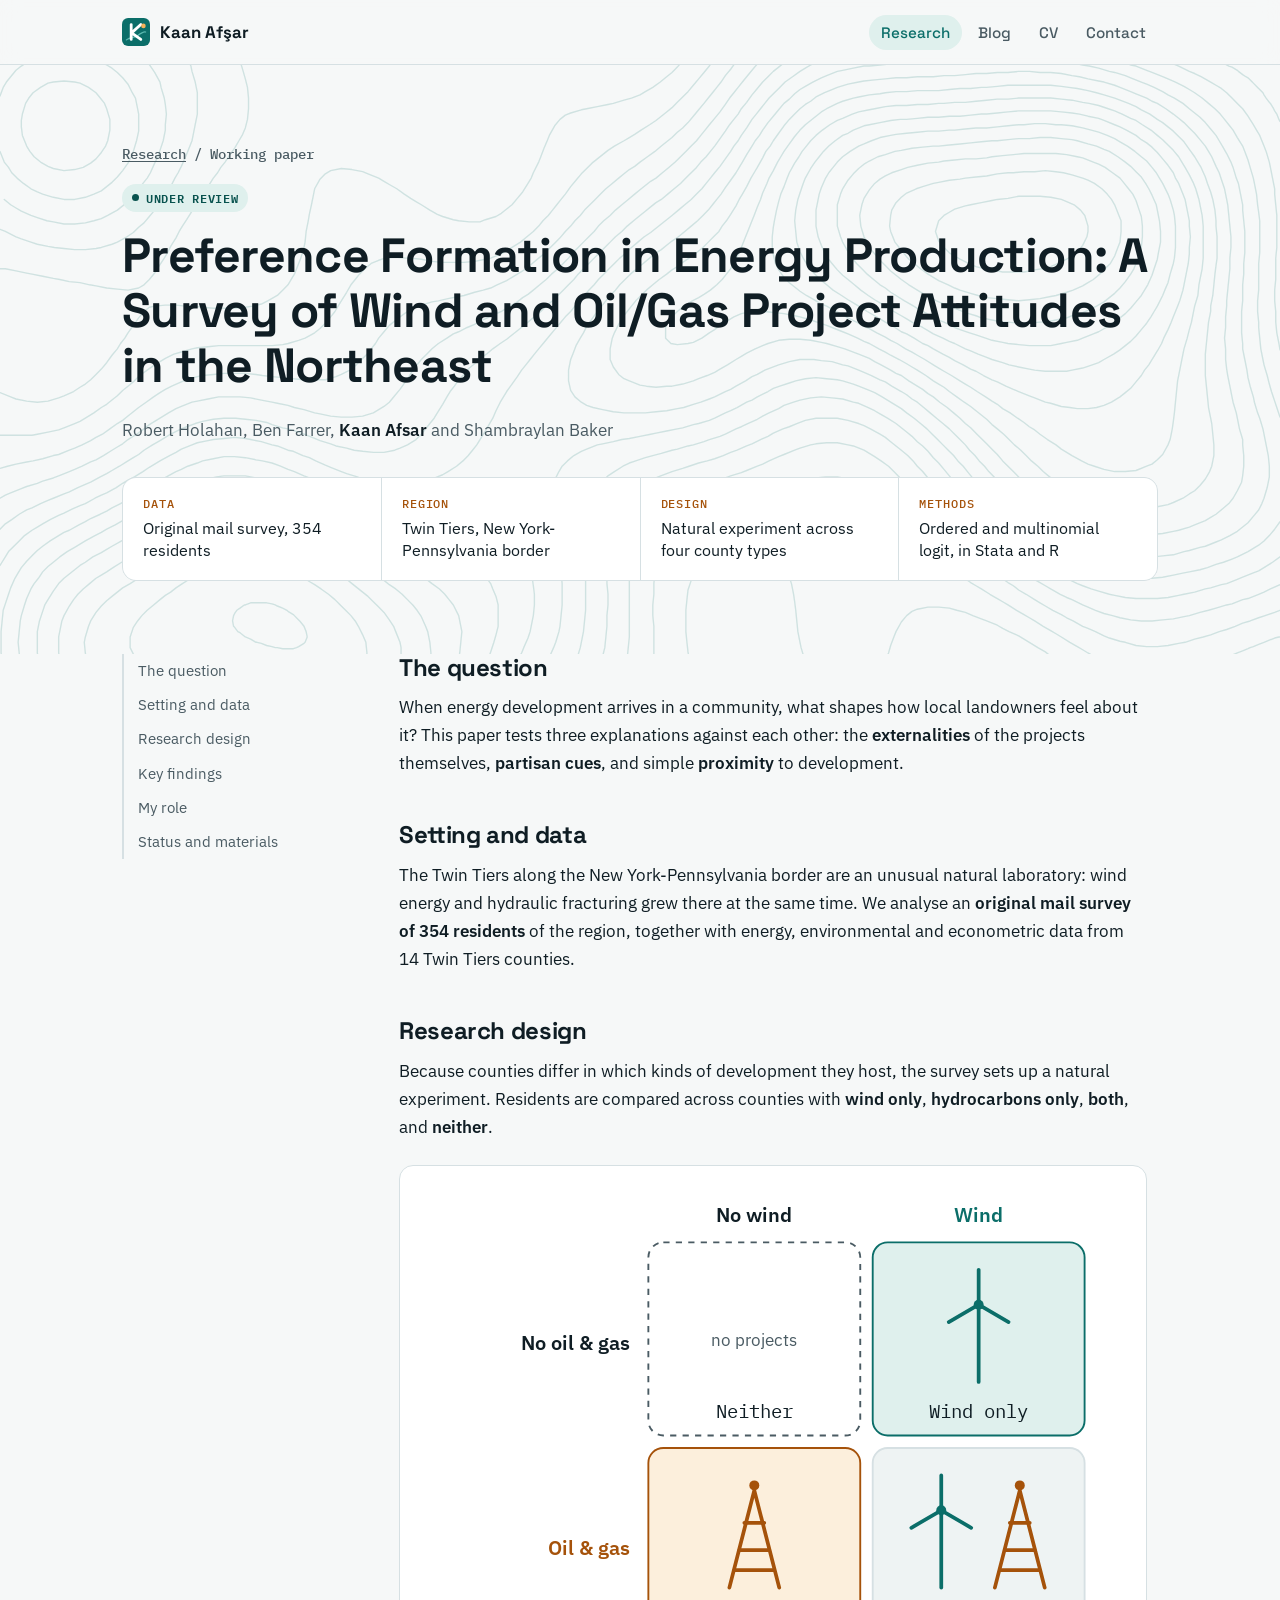
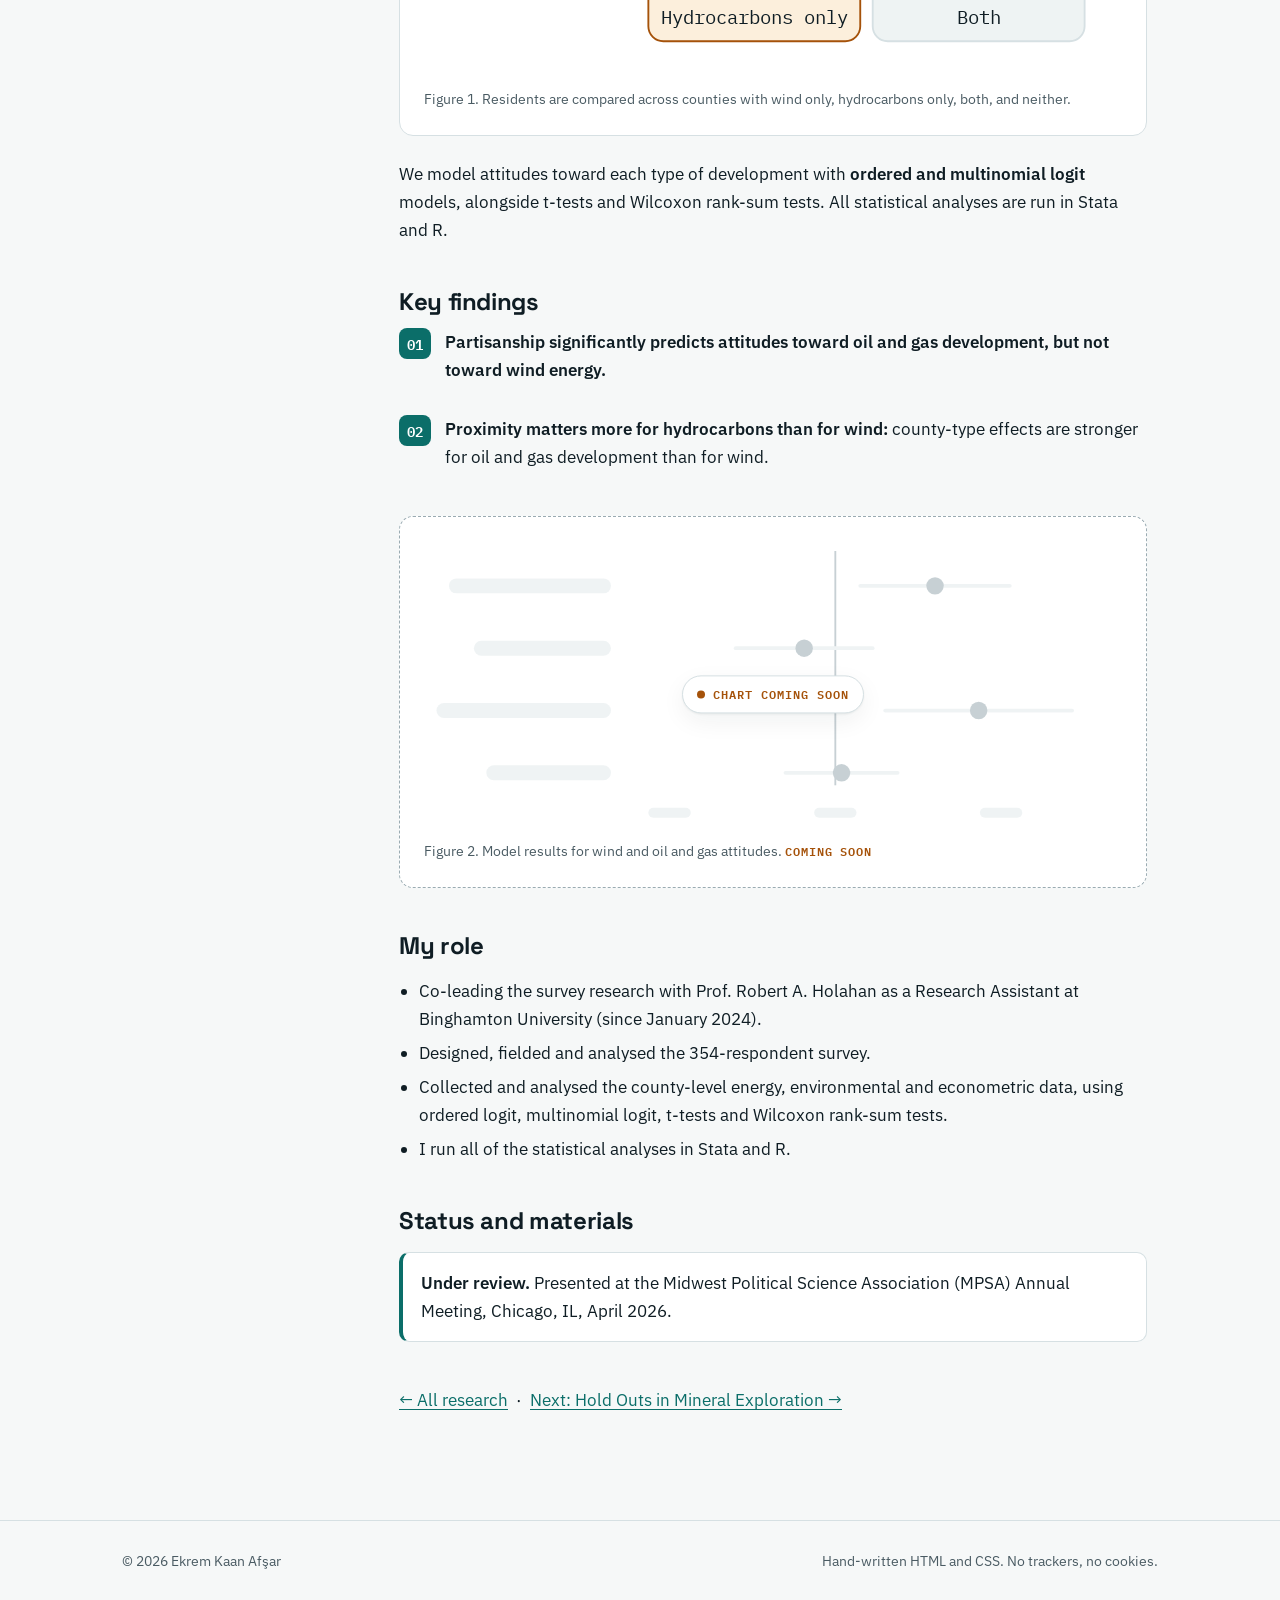
<file: research/energy-preferences/index.html>
<!doctype html>
<html lang="en">
<head>
  <meta charset="utf-8">
  <meta name="viewport" content="width=device-width, initial-scale=1">
  <title>Preference Formation in Energy Production | Kaan Afşar</title>
  <meta name="description" content="Working paper by Holahan, Farrer, Afsar and Baker: an original survey of 354 Twin Tiers residents on attitudes toward wind and oil and gas development. Under review.">
  <link rel="canonical" href="https://ekremkaanafsar.github.io/research/energy-preferences/">
  <meta property="og:type" content="article">
  <meta property="og:title" content="Preference Formation in Energy Production">
  <meta property="og:description" content="What drives attitudes toward wind farms and fracking? An original survey of 354 residents along the New York-Pennsylvania border.">
  <meta property="og:url" content="https://ekremkaanafsar.github.io/research/energy-preferences/">
  <meta name="theme-color" content="#0b6e69">
  <link rel="icon" href="/assets/img/favicon.svg" type="image/svg+xml">
  <link rel="preconnect" href="https://fonts.googleapis.com">
  <link rel="preconnect" href="https://fonts.gstatic.com" crossorigin>
  <link rel="stylesheet" href="https://fonts.googleapis.com/css2?family=IBM+Plex+Mono:wght@400;500;600&family=IBM+Plex+Sans:ital,wght@0,400;0,500;0,600;1,400&family=Space+Grotesk:wght@500;600;700&display=swap">
  <link rel="stylesheet" href="/assets/css/site.css">
  <script src="/assets/js/site.js" defer></script>
  <script src="/assets/js/charts.js" defer></script>
</head>
<body>
  <a class="skip-link" href="#main">Skip to content</a>

  <header class="site-header">
    <div class="wrap">
      <a class="brand" href="/" aria-label="Kaan Afşar, home">
        <img src="/assets/img/favicon.svg" alt="" width="28" height="28"><span>Kaan Afşar</span>
      </a>
      <nav aria-label="Main">
        <ul class="nav">
          <li><a href="/research/" aria-current="page">Research</a></li>
          <li><a href="/blog/">Blog</a></li>
          <li><a href="/cv/">CV</a></li>
          <li><a href="/#contact">Contact</a></li>
        </ul>
      </nav>
    </div>
  </header>

  <main id="main">
    <section class="paper-hero topo">
      <div class="wrap">
        <p class="crumbs"><a href="/research/">Research</a> / Working paper</p>
        <span class="status">Under review</span>
        <h1 style="margin-top:16px">Preference Formation in Energy Production: A Survey of Wind and Oil/Gas Project Attitudes in the Northeast</h1>
        <p class="authors">Robert Holahan, Ben Farrer, <strong>Kaan Afsar</strong> and Shambraylan Baker</p>
        <dl class="glance">
          <div><dt>Data</dt><dd>Original mail survey, 354 residents</dd></div>
          <div><dt>Region</dt><dd>Twin Tiers, New York-Pennsylvania border</dd></div>
          <div><dt>Design</dt><dd>Natural experiment across four county types</dd></div>
          <div><dt>Methods</dt><dd>Ordered and multinomial logit, in Stata and R</dd></div>
        </dl>
      </div>
    </section>

    <div class="wrap article">
      <nav class="toc" aria-label="On this page">
        <ol>
          <li><a href="#question">The question</a></li>
          <li><a href="#data">Setting and data</a></li>
          <li><a href="#design">Research design</a></li>
          <li><a href="#findings">Key findings</a></li>
          <li><a href="#role">My role</a></li>
          <li><a href="#status">Status and materials</a></li>
        </ol>
      </nav>

      <div class="article-body">
        <section id="question" aria-labelledby="h-question">
          <h2 id="h-question">The question</h2>
          <p>When energy development arrives in a community, what shapes how local landowners feel about it? This paper tests three explanations against each other: the <strong>externalities</strong> of the projects themselves, <strong>partisan cues</strong>, and simple <strong>proximity</strong> to development.</p>
        </section>

        <section id="data" aria-labelledby="h-data">
          <h2 id="h-data">Setting and data</h2>
          <p>The Twin Tiers along the New York-Pennsylvania border are an unusual natural laboratory: wind energy and hydraulic fracturing grew there at the same time. We analyse an <strong>original mail survey of 354 residents</strong> of the region, together with energy, environmental and econometric data from 14 Twin Tiers counties.</p>
        </section>

        <section id="design" aria-labelledby="h-design">
          <h2 id="h-design">Research design</h2>
          <p>Because counties differ in which kinds of development they host, the survey sets up a natural experiment. Residents are compared across counties with <strong>wind only</strong>, <strong>hydrocarbons only</strong>, <strong>both</strong>, and <strong>neither</strong>.</p>

          <figure class="diagram">
            <svg class="dg" viewBox="0 0 560 390" role="img" aria-labelledby="fig1-t fig1-d">
              <title id="fig1-t">Four county types in the natural experiment</title>
              <desc id="fig1-d">A two by two grid. Columns are counties without and with wind development; rows are counties without and with oil and gas development. The four cells are: neither, wind only, hydrocarbons only, and both.</desc>
              <defs>
                <g id="turbine" stroke="currentColor" stroke-width="3" stroke-linecap="round">
                  <line x1="0" y1="30" x2="0" y2="92"/>
                  <line x1="0" y1="30" x2="0" y2="2"/>
                  <line x1="0" y1="30" x2="24" y2="44"/>
                  <line x1="0" y1="30" x2="-24" y2="44"/>
                  <circle cx="0" cy="30" r="4" fill="currentColor" stroke="none"/>
                </g>
                <g id="derrick" fill="none" stroke="currentColor" stroke-width="3" stroke-linejoin="round" stroke-linecap="round">
                  <path d="M-20 92 L0 14 L20 92"/>
                  <path d="M-12 62 H12 M-16 78 H16 M-8 40 H8"/>
                  <circle cx="0" cy="10" r="4" fill="currentColor" stroke="none"/>
                </g>
              </defs>

              <text x="265" y="26" text-anchor="middle" font-size="16" font-weight="600">No wind</text>
              <text x="445" y="26" text-anchor="middle" font-size="16" font-weight="600" class="teal">Wind</text>
              <text x="165" y="128" text-anchor="end" font-size="16" font-weight="600">No oil &amp; gas</text>
              <text x="165" y="293" text-anchor="end" font-size="16" font-weight="600" class="amber">Oil &amp; gas</text>

              <rect x="180" y="42" width="170" height="155" rx="12" class="box-dash"/>
              <rect x="360" y="42" width="170" height="155" rx="12" class="box-teal"/>
              <rect x="180" y="207" width="170" height="155" rx="12" class="box-amber"/>
              <rect x="360" y="207" width="170" height="155" rx="12" class="box"/>

              <text x="265" y="125" text-anchor="middle" font-size="14" class="sub">no projects</text>
              <use href="#turbine" x="445" y="62" class="c-teal"/>
              <use href="#derrick" x="265" y="227" class="c-amber"/>
              <use href="#turbine" x="415" y="227" class="c-teal"/>
              <use href="#derrick" x="478" y="227" class="c-amber"/>

              <text x="265" y="183" text-anchor="middle" font-size="15" class="mono-t">Neither</text>
              <text x="445" y="183" text-anchor="middle" font-size="15" class="mono-t">Wind only</text>
              <text x="265" y="348" text-anchor="middle" font-size="15" class="mono-t">Hydrocarbons only</text>
              <text x="445" y="348" text-anchor="middle" font-size="15" class="mono-t">Both</text>
            </svg>
            <figcaption>Figure 1. Residents are compared across counties with wind only, hydrocarbons only, both, and neither.</figcaption>
          </figure>

          <p>We model attitudes toward each type of development with <strong>ordered and multinomial logit</strong> models, alongside t-tests and Wilcoxon rank-sum tests. All statistical analyses are run in Stata and R.</p>
        </section>

        <section id="findings" aria-labelledby="h-findings">
          <h2 id="h-findings">Key findings</h2>
          <div class="finding"><span class="num">01</span><p><strong>Partisanship significantly predicts attitudes toward oil and gas development, but not toward wind energy.</strong></p></div>
          <div class="finding"><span class="num">02</span><p><strong>Proximity matters more for hydrocarbons than for wind:</strong> county-type effects are stronger for oil and gas development than for wind.</p></div>
          <figure class="figure-soon" role="group" aria-label="Chart coming soon">
            <svg class="skeleton" viewBox="0 0 560 230" aria-hidden="true" focusable="false">
              <line x1="330" y1="8" x2="330" y2="196" class="sk-ref"/>
              <rect x="20" y="30" width="130" height="12" rx="6" class="sk"/>
              <rect x="40" y="80" width="110" height="12" rx="6" class="sk"/>
              <rect x="10" y="130" width="140" height="12" rx="6" class="sk"/>
              <rect x="50" y="180" width="100" height="12" rx="6" class="sk"/>
              <line x1="350" y1="36" x2="470" y2="36" class="sk-line"/><circle cx="410" cy="36" r="7" class="sk-strong"/>
              <line x1="250" y1="86" x2="360" y2="86" class="sk-line"/><circle cx="305" cy="86" r="7" class="sk-strong"/>
              <line x1="370" y1="136" x2="520" y2="136" class="sk-line"/><circle cx="445" cy="136" r="7" class="sk-strong"/>
              <line x1="290" y1="186" x2="380" y2="186" class="sk-line"/><circle cx="335" cy="186" r="7" class="sk-strong"/>
              <rect x="180" y="214" width="34" height="8" rx="4" class="sk"/><rect x="313" y="214" width="34" height="8" rx="4" class="sk"/><rect x="446" y="214" width="34" height="8" rx="4" class="sk"/>
            </svg>
            <span class="soon-badge">Chart coming soon</span>
            <figcaption>Figure 2. Model results for wind and oil and gas attitudes. <span class="tba">Coming soon</span></figcaption>
          </figure>
        </section>

        <section id="role" aria-labelledby="h-role">
          <h2 id="h-role">My role</h2>
          <ul>
            <li>Co-leading the survey research with Prof. Robert A. Holahan as a Research Assistant at Binghamton University (since January 2024).</li>
            <li>Designed, fielded and analysed the 354-respondent survey.</li>
            <li>Collected and analysed the county-level energy, environmental and econometric data, using ordered logit, multinomial logit, t-tests and Wilcoxon rank-sum tests.</li>
            <li>I run all of the statistical analyses in Stata and R.</li>
          </ul>
        </section>

        <section id="status" aria-labelledby="h-status">
          <h2 id="h-status">Status and materials</h2>
          <div class="callout">
            <p><strong>Under review.</strong> Presented at the Midwest Political Science Association (MPSA) Annual Meeting, Chicago, IL, April 2026.</p>
          </div>
        </section>

        <p><a href="/research/">&larr; All research</a> &nbsp;&middot;&nbsp; <a href="/research/mineral-holdouts/">Next: Hold Outs in Mineral Exploration &rarr;</a></p>
      </div>
    </div>
  </main>

  <footer class="site-footer">
    <div class="wrap">
      <span>&copy; 2026 Ekrem Kaan Afşar</span>
      <span>Hand-written HTML and CSS. No trackers, no cookies.</span>
    </div>
  </footer>
</body>
</html>
</file>
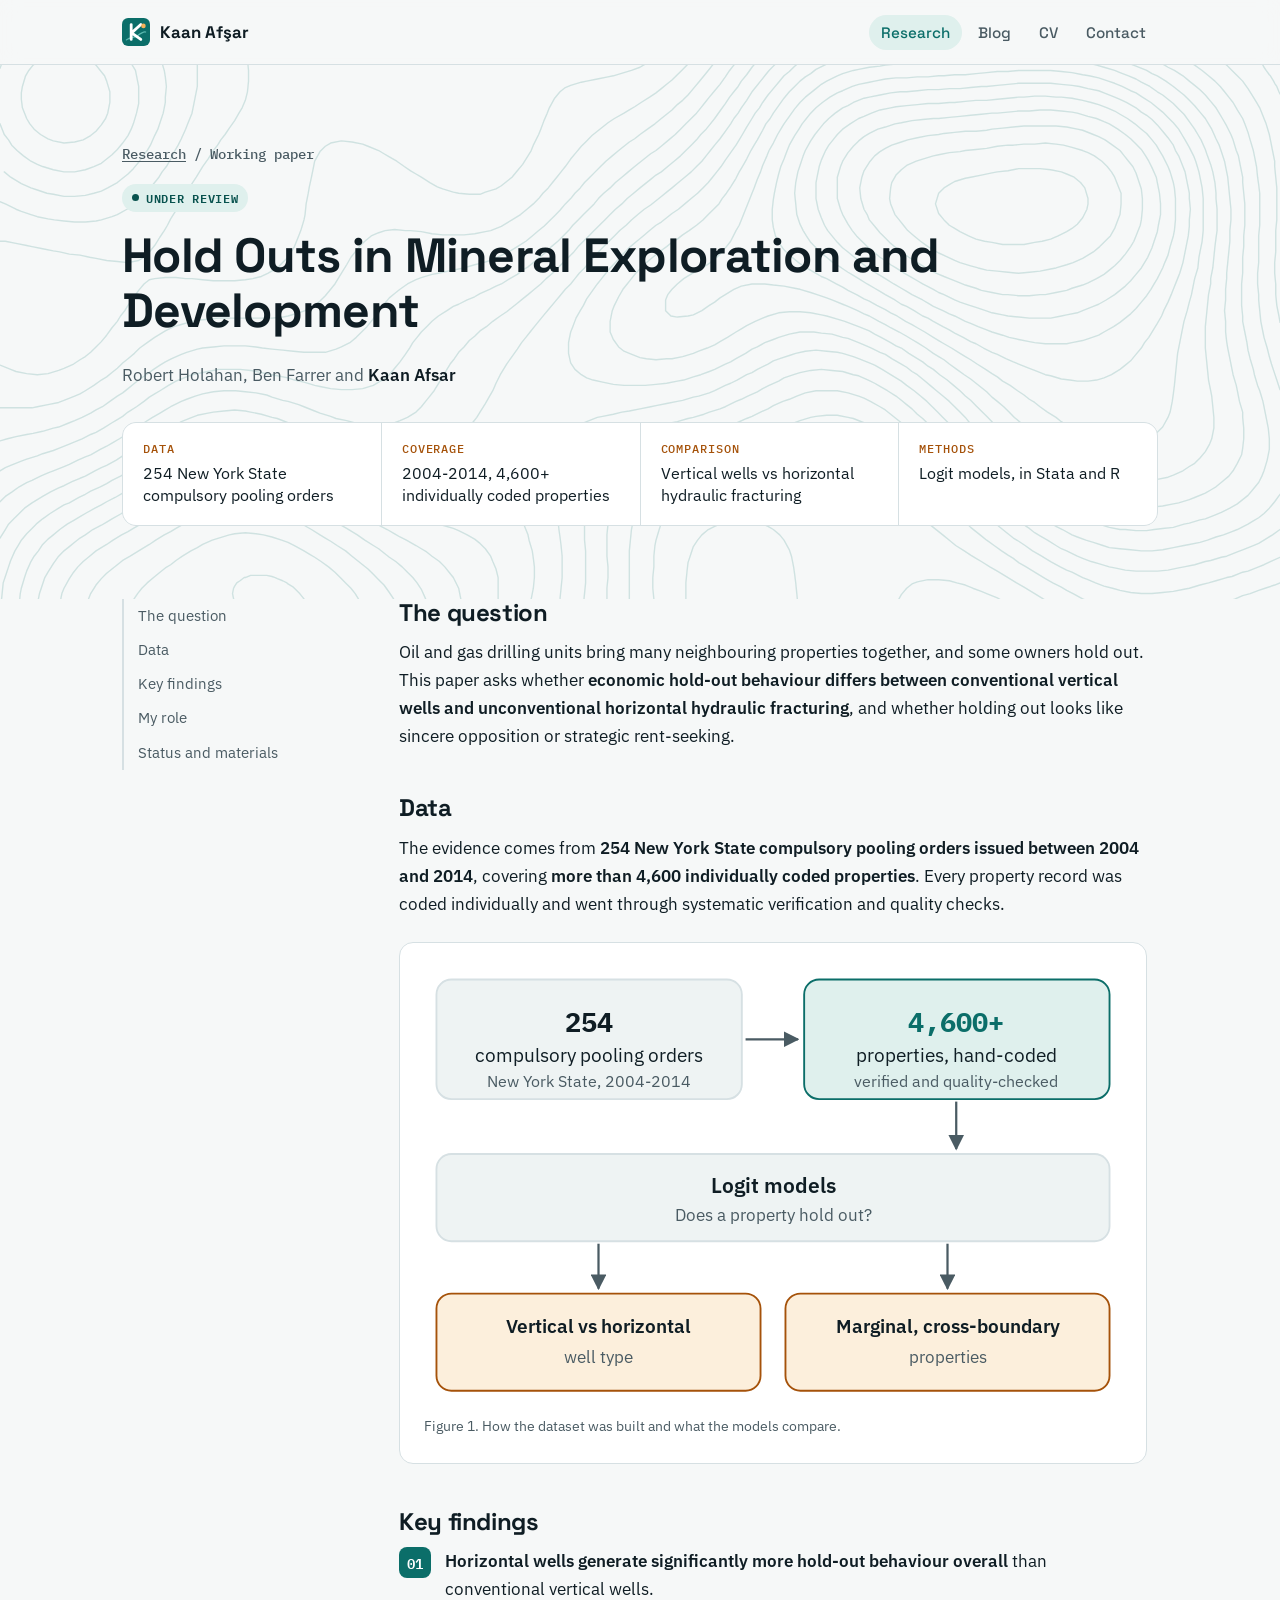
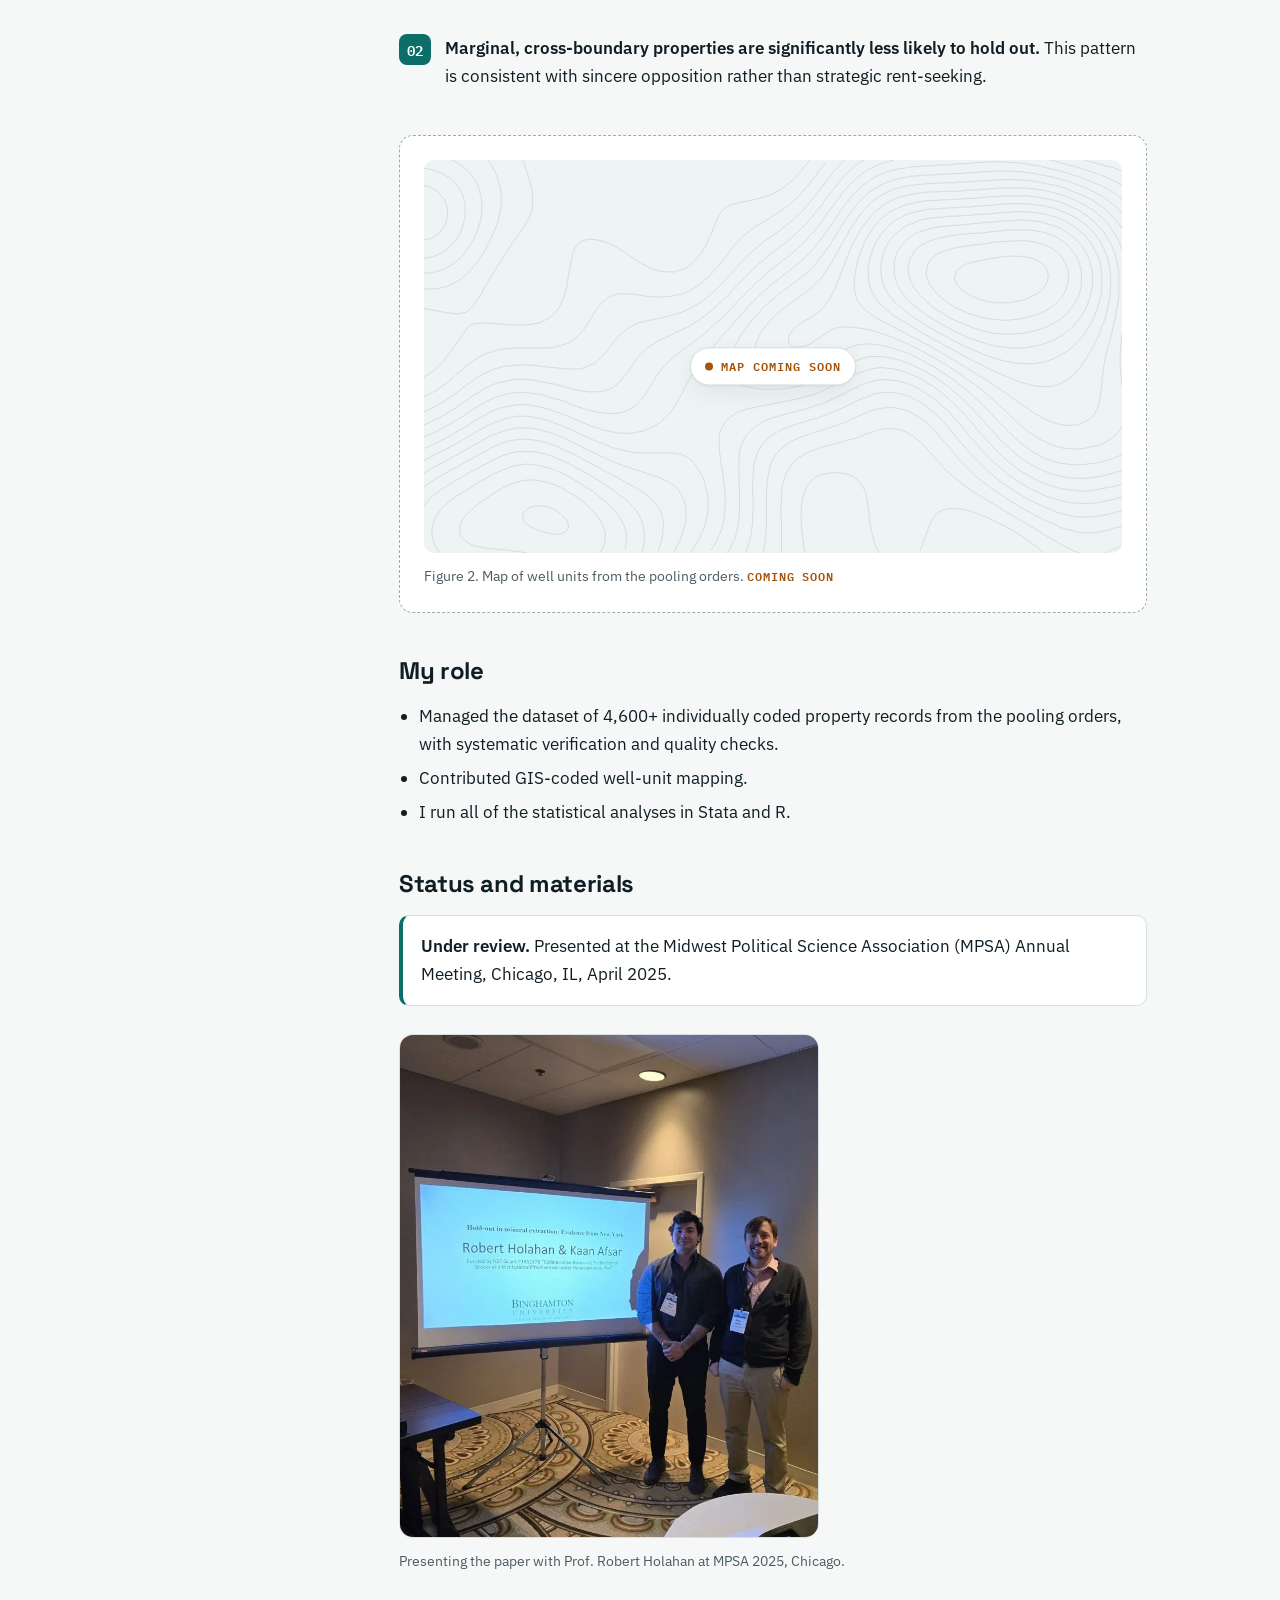
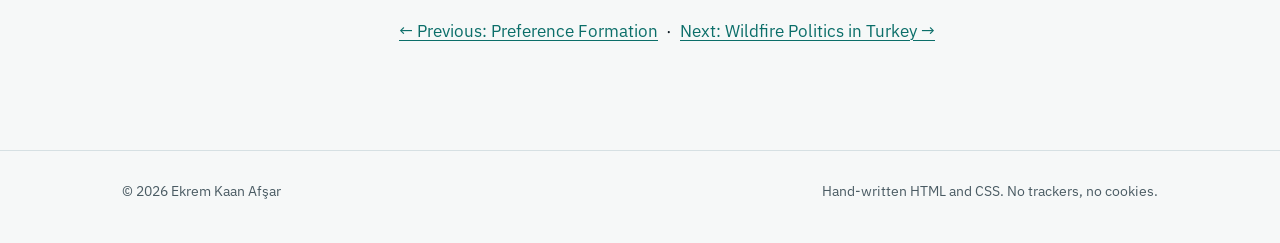
<file: research/mineral-holdouts/index.html>
<!doctype html>
<html lang="en">
<head>
  <meta charset="utf-8">
  <meta name="viewport" content="width=device-width, initial-scale=1">
  <title>Hold Outs in Mineral Exploration and Development | Kaan Afşar</title>
  <meta name="description" content="Working paper by Holahan, Farrer and Afsar: 254 New York State compulsory pooling orders and 4,600+ coded properties compare hold-outs under vertical and horizontal wells. Under review.">
  <link rel="canonical" href="https://ekremkaanafsar.github.io/research/mineral-holdouts/">
  <meta property="og:type" content="article">
  <meta property="og:title" content="Hold Outs in Mineral Exploration and Development">
  <meta property="og:description" content="Do landowners hold out more against horizontal fracking than conventional vertical wells? Evidence from 254 New York State pooling orders.">
  <meta property="og:url" content="https://ekremkaanafsar.github.io/research/mineral-holdouts/">
  <meta name="theme-color" content="#0b6e69">
  <link rel="icon" href="/assets/img/favicon.svg" type="image/svg+xml">
  <link rel="preconnect" href="https://fonts.googleapis.com">
  <link rel="preconnect" href="https://fonts.gstatic.com" crossorigin>
  <link rel="stylesheet" href="https://fonts.googleapis.com/css2?family=IBM+Plex+Mono:wght@400;500;600&family=IBM+Plex+Sans:ital,wght@0,400;0,500;0,600;1,400&family=Space+Grotesk:wght@500;600;700&display=swap">
  <link rel="stylesheet" href="/assets/css/site.css">
  <script src="/assets/js/site.js" defer></script>
  <script src="/assets/js/charts.js" defer></script>
</head>
<body>
  <a class="skip-link" href="#main">Skip to content</a>

  <header class="site-header">
    <div class="wrap">
      <a class="brand" href="/" aria-label="Kaan Afşar, home">
        <img src="/assets/img/favicon.svg" alt="" width="28" height="28"><span>Kaan Afşar</span>
      </a>
      <nav aria-label="Main">
        <ul class="nav">
          <li><a href="/research/" aria-current="page">Research</a></li>
          <li><a href="/blog/">Blog</a></li>
          <li><a href="/cv/">CV</a></li>
          <li><a href="/#contact">Contact</a></li>
        </ul>
      </nav>
    </div>
  </header>

  <main id="main">
    <section class="paper-hero topo">
      <div class="wrap">
        <p class="crumbs"><a href="/research/">Research</a> / Working paper</p>
        <span class="status">Under review</span>
        <h1 style="margin-top:16px">Hold Outs in Mineral Exploration and Development</h1>
        <p class="authors">Robert Holahan, Ben Farrer and <strong>Kaan Afsar</strong></p>
        <dl class="glance">
          <div><dt>Data</dt><dd>254 New York State compulsory pooling orders</dd></div>
          <div><dt>Coverage</dt><dd>2004-2014, 4,600+ individually coded properties</dd></div>
          <div><dt>Comparison</dt><dd>Vertical wells vs horizontal hydraulic fracturing</dd></div>
          <div><dt>Methods</dt><dd>Logit models, in Stata and R</dd></div>
        </dl>
      </div>
    </section>

    <div class="wrap article">
      <nav class="toc" aria-label="On this page">
        <ol>
          <li><a href="#question">The question</a></li>
          <li><a href="#data">Data</a></li>
          <li><a href="#findings">Key findings</a></li>
          <li><a href="#role">My role</a></li>
          <li><a href="#status">Status and materials</a></li>
        </ol>
      </nav>

      <div class="article-body">
        <section id="question" aria-labelledby="h-question">
          <h2 id="h-question">The question</h2>
          <p>Oil and gas drilling units bring many neighbouring properties together, and some owners hold out. This paper asks whether <strong>economic hold-out behaviour differs between conventional vertical wells and unconventional horizontal hydraulic fracturing</strong>, and whether holding out looks like sincere opposition or strategic rent-seeking.</p>
        </section>

        <section id="data" aria-labelledby="h-data">
          <h2 id="h-data">Data</h2>
          <p>The evidence comes from <strong>254 New York State compulsory pooling orders issued between 2004 and 2014</strong>, covering <strong>more than 4,600 individually coded properties</strong>. Every property record was coded individually and went through systematic verification and quality checks.</p>

          <figure class="diagram">
            <svg class="dg" viewBox="0 0 560 350" role="img" aria-labelledby="fig1-t fig1-d">
              <title id="fig1-t">From legal orders to a property-level dataset</title>
              <desc id="fig1-d">Flow diagram. 254 New York State pooling orders from 2004 to 2014 are coded into more than 4,600 individual property records. Logit models then estimate which properties hold out, comparing vertical and horizontal wells, and marginal cross-boundary properties.</desc>
              <defs>
                <marker id="ah1" viewBox="0 0 10 10" refX="9" refY="5" markerWidth="7" markerHeight="7" orient="auto-start-reverse">
                  <path d="M0 0 L10 5 L0 10 z" class="head"/>
                </marker>
              </defs>

              <rect x="10" y="10" width="245" height="96" rx="12" class="box"/>
              <text x="132" y="52" text-anchor="middle" font-size="22" font-weight="700" class="mono-t">254</text>
              <text x="132" y="76" text-anchor="middle" font-size="15">compulsory pooling orders</text>
              <text x="132" y="96" text-anchor="middle" font-size="13" class="sub">New York State, 2004-2014</text>

              <rect x="305" y="10" width="245" height="96" rx="12" class="box-teal"/>
              <text x="427" y="52" text-anchor="middle" font-size="22" font-weight="700" class="mono-t teal">4,600+</text>
              <text x="427" y="76" text-anchor="middle" font-size="15">properties, hand-coded</text>
              <text x="427" y="96" text-anchor="middle" font-size="13" class="sub">verified and quality-checked</text>

              <path d="M258 58 H300" class="arrow" marker-end="url(#ah1)"/>
              <path d="M427 108 V146" class="arrow" marker-end="url(#ah1)"/>

              <rect x="10" y="150" width="540" height="70" rx="12" class="box"/>
              <text x="280" y="181" text-anchor="middle" font-size="17" font-weight="600">Logit models</text>
              <text x="280" y="204" text-anchor="middle" font-size="14" class="sub">Does a property hold out?</text>

              <path d="M140 222 V258" class="arrow" marker-end="url(#ah1)"/>
              <path d="M420 222 V258" class="arrow" marker-end="url(#ah1)"/>

              <rect x="10" y="262" width="260" height="78" rx="12" class="box-amber"/>
              <text x="140" y="294" text-anchor="middle" font-size="15" font-weight="600">Vertical vs horizontal</text>
              <text x="140" y="318" text-anchor="middle" font-size="14" class="sub">well type</text>

              <rect x="290" y="262" width="260" height="78" rx="12" class="box-amber"/>
              <text x="420" y="294" text-anchor="middle" font-size="15" font-weight="600">Marginal, cross-boundary</text>
              <text x="420" y="318" text-anchor="middle" font-size="14" class="sub">properties</text>
            </svg>
            <figcaption>Figure 1. How the dataset was built and what the models compare.</figcaption>
          </figure>
        </section>

        <section id="findings" aria-labelledby="h-findings">
          <h2 id="h-findings">Key findings</h2>
          <div class="finding"><span class="num">01</span><p><strong>Horizontal wells generate significantly more hold-out behaviour overall</strong> than conventional vertical wells.</p></div>
          <div class="finding"><span class="num">02</span><p><strong>Marginal, cross-boundary properties are significantly less likely to hold out.</strong> This pattern is consistent with sincere opposition rather than strategic rent-seeking.</p></div>
          <figure class="figure-soon" role="group" aria-label="Map coming soon">
            <span class="skeleton-map" aria-hidden="true"></span>
            <span class="soon-badge">Map coming soon</span>
            <figcaption>Figure 2. Map of well units from the pooling orders. <span class="tba">Coming soon</span></figcaption>
          </figure>
        </section>

        <section id="role" aria-labelledby="h-role">
          <h2 id="h-role">My role</h2>
          <ul>
            <li>Managed the dataset of 4,600+ individually coded property records from the pooling orders, with systematic verification and quality checks.</li>
            <li>Contributed GIS-coded well-unit mapping.</li>
            <li>I run all of the statistical analyses in Stata and R.</li>
          </ul>
        </section>

        <section id="status" aria-labelledby="h-status">
          <h2 id="h-status">Status and materials</h2>
          <div class="callout">
            <p><strong>Under review.</strong> Presented at the Midwest Political Science Association (MPSA) Annual Meeting, Chicago, IL, April 2025.</p>
          </div>
          <figure class="figure-img">
            <a href="/images/mpsa-2025.webp" data-lightbox>
              <img src="/images/mpsa-2025.webp" width="800" height="961" loading="lazy" style="max-width:420px" alt="Kaan Afşar and Prof. Robert Holahan standing beside a projected title slide reading Hold-out in mineral extraction: Evidence from New York.">
            </a>
            <figcaption>Presenting the paper with Prof. Robert Holahan at MPSA 2025, Chicago.</figcaption>
          </figure>
        </section>

        <p><a href="/research/energy-preferences/">&larr; Previous: Preference Formation</a> &nbsp;&middot;&nbsp; <a href="/research/turkey-wildfires/">Next: Wildfire Politics in Turkey &rarr;</a></p>
      </div>
    </div>
  </main>

  <footer class="site-footer">
    <div class="wrap">
      <span>&copy; 2026 Ekrem Kaan Afşar</span>
      <span>Hand-written HTML and CSS. No trackers, no cookies.</span>
    </div>
  </footer>
</body>
</html>
</file>
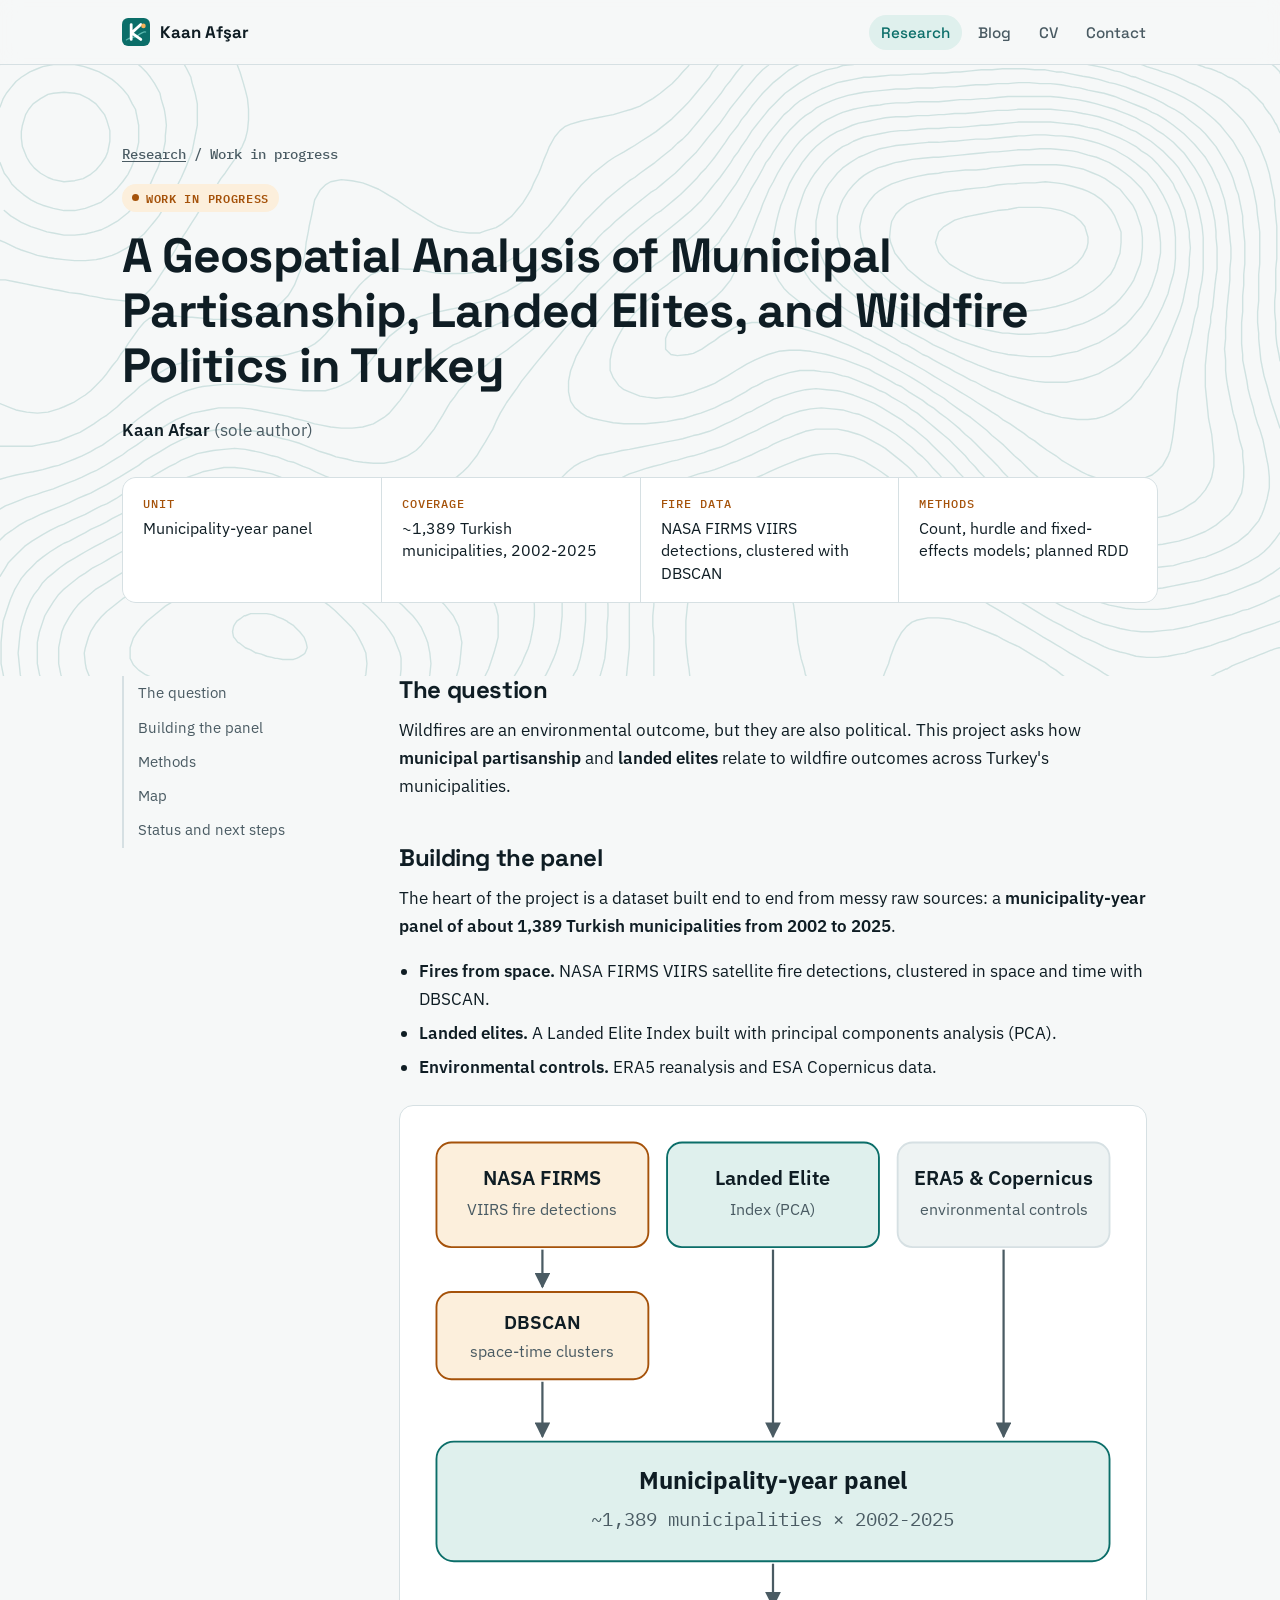
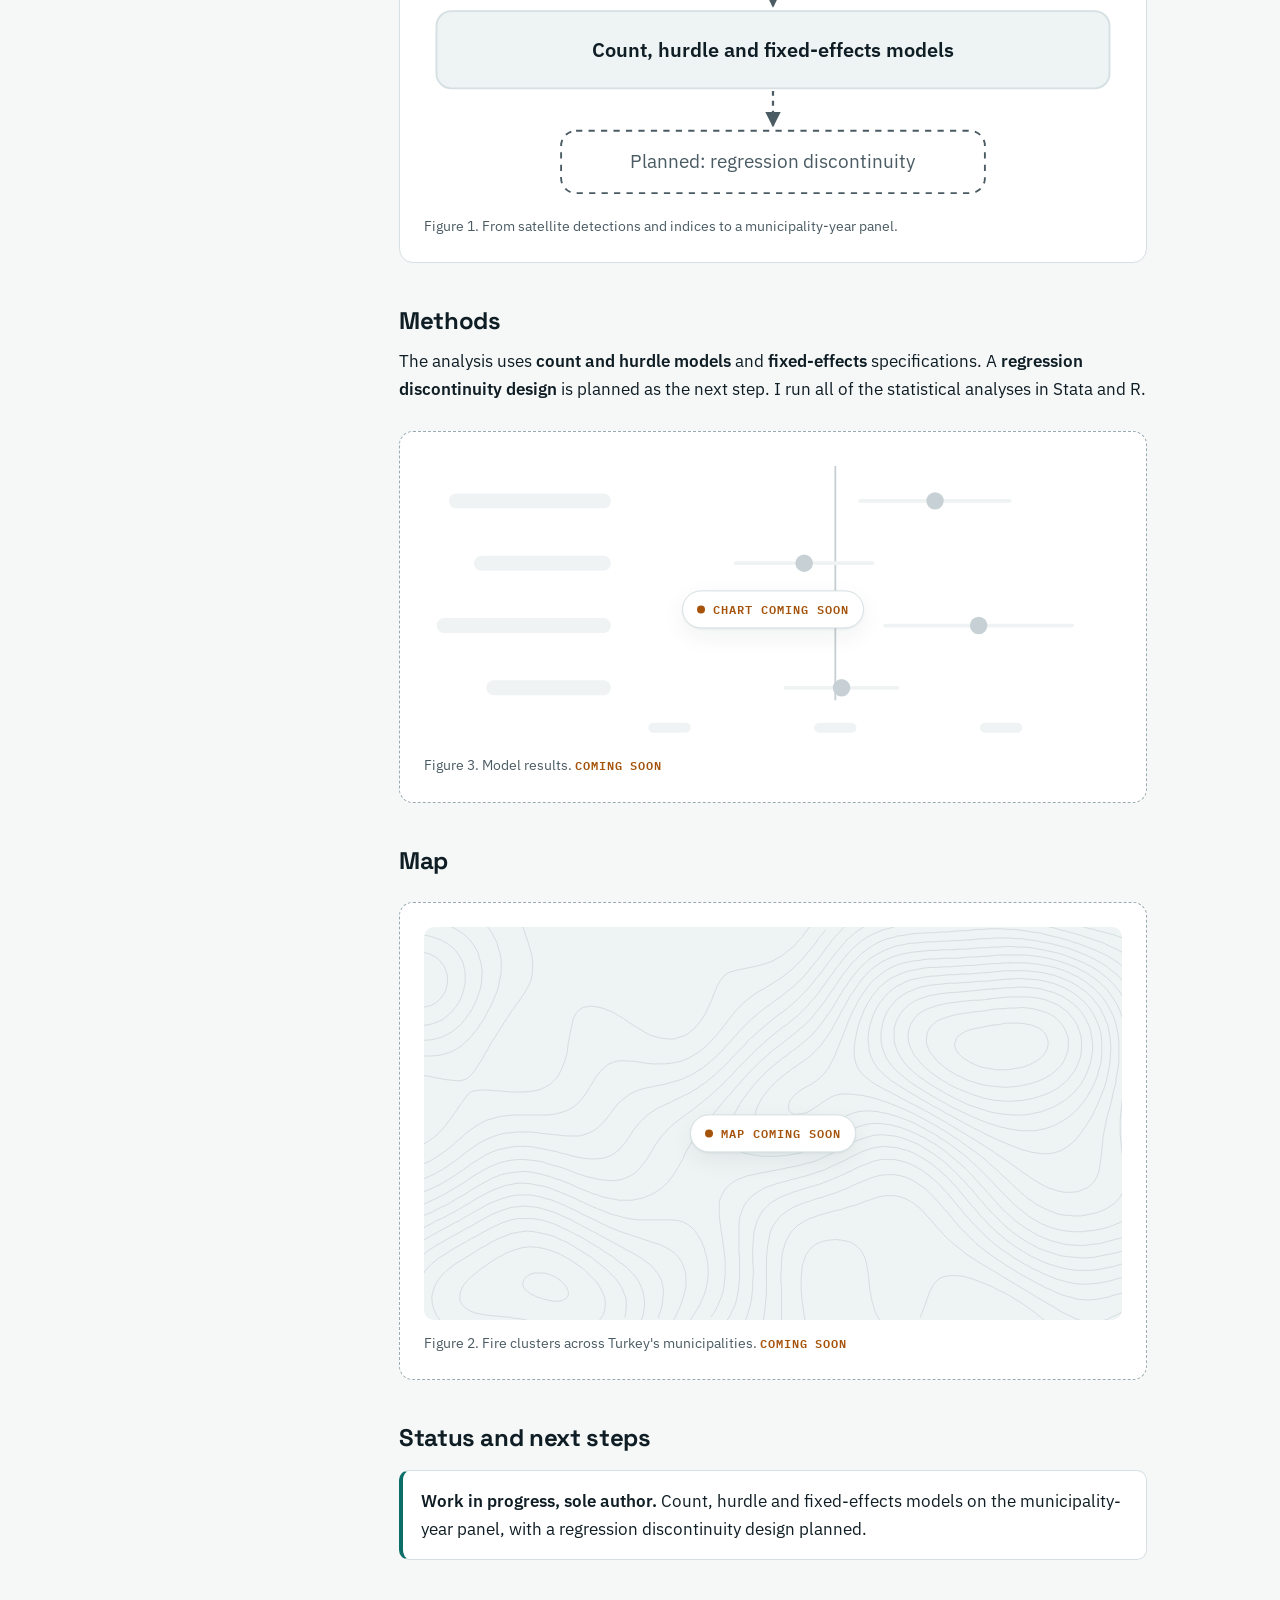
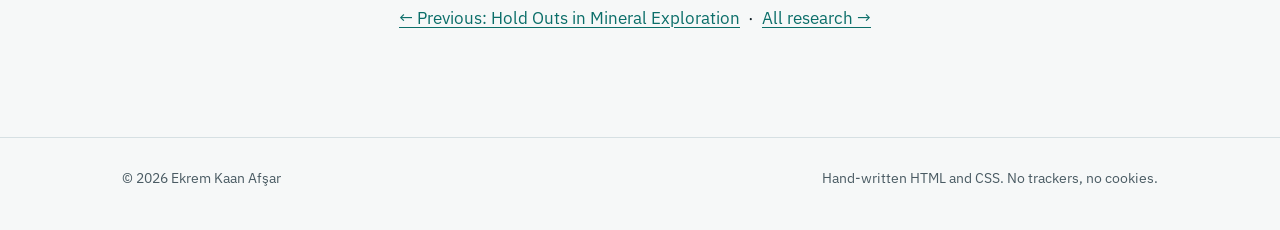
<file: research/turkey-wildfires/index.html>
<!doctype html>
<html lang="en">
<head>
  <meta charset="utf-8">
  <meta name="viewport" content="width=device-width, initial-scale=1">
  <title>Partisanship, Landed Elites and Wildfire Politics in Turkey | Kaan Afşar</title>
  <meta name="description" content="Sole-authored work in progress by Kaan Afsar: a municipality-year panel of about 1,389 Turkish municipalities (2002-2025) built from NASA FIRMS VIIRS fire detections, DBSCAN clustering and a PCA-based Landed Elite Index.">
  <link rel="canonical" href="https://ekremkaanafsar.github.io/research/turkey-wildfires/">
  <meta property="og:type" content="article">
  <meta property="og:title" content="A Geospatial Analysis of Municipal Partisanship, Landed Elites, and Wildfire Politics in Turkey">
  <meta property="og:description" content="Satellite fire detections, clustering and panel models across about 1,389 Turkish municipalities, 2002-2025.">
  <meta property="og:url" content="https://ekremkaanafsar.github.io/research/turkey-wildfires/">
  <meta name="theme-color" content="#0b6e69">
  <link rel="icon" href="/assets/img/favicon.svg" type="image/svg+xml">
  <link rel="preconnect" href="https://fonts.googleapis.com">
  <link rel="preconnect" href="https://fonts.gstatic.com" crossorigin>
  <link rel="stylesheet" href="https://fonts.googleapis.com/css2?family=IBM+Plex+Mono:wght@400;500;600&family=IBM+Plex+Sans:ital,wght@0,400;0,500;0,600;1,400&family=Space+Grotesk:wght@500;600;700&display=swap">
  <link rel="stylesheet" href="/assets/css/site.css">
  <script src="/assets/js/site.js" defer></script>
  <script src="/assets/js/charts.js" defer></script>
</head>
<body>
  <a class="skip-link" href="#main">Skip to content</a>

  <header class="site-header">
    <div class="wrap">
      <a class="brand" href="/" aria-label="Kaan Afşar, home">
        <img src="/assets/img/favicon.svg" alt="" width="28" height="28"><span>Kaan Afşar</span>
      </a>
      <nav aria-label="Main">
        <ul class="nav">
          <li><a href="/research/" aria-current="page">Research</a></li>
          <li><a href="/blog/">Blog</a></li>
          <li><a href="/cv/">CV</a></li>
          <li><a href="/#contact">Contact</a></li>
        </ul>
      </nav>
    </div>
  </header>

  <main id="main">
    <section class="paper-hero topo">
      <div class="wrap">
        <p class="crumbs"><a href="/research/">Research</a> / Work in progress</p>
        <span class="status wip">Work in progress</span>
        <h1 style="margin-top:16px">A Geospatial Analysis of Municipal Partisanship, Landed Elites, and Wildfire Politics in Turkey</h1>
        <p class="authors"><strong>Kaan Afsar</strong> (sole author)</p>
        <dl class="glance">
          <div><dt>Unit</dt><dd>Municipality-year panel</dd></div>
          <div><dt>Coverage</dt><dd>~1,389 Turkish municipalities, 2002-2025</dd></div>
          <div><dt>Fire data</dt><dd>NASA FIRMS VIIRS detections, clustered with DBSCAN</dd></div>
          <div><dt>Methods</dt><dd>Count, hurdle and fixed-effects models; planned RDD</dd></div>
        </dl>
      </div>
    </section>

    <div class="wrap article">
      <nav class="toc" aria-label="On this page">
        <ol>
          <li><a href="#question">The question</a></li>
          <li><a href="#pipeline">Building the panel</a></li>
          <li><a href="#methods">Methods</a></li>
          <li><a href="#map">Map</a></li>
          <li><a href="#status">Status and next steps</a></li>
        </ol>
      </nav>

      <div class="article-body">
        <section id="question" aria-labelledby="h-question">
          <h2 id="h-question">The question</h2>
          <p>Wildfires are an environmental outcome, but they are also political. This project asks how <strong>municipal partisanship</strong> and <strong>landed elites</strong> relate to wildfire outcomes across Turkey's municipalities.</p>
        </section>

        <section id="pipeline" aria-labelledby="h-pipeline">
          <h2 id="h-pipeline">Building the panel</h2>
          <p>The heart of the project is a dataset built end to end from messy raw sources: a <strong>municipality-year panel of about 1,389 Turkish municipalities from 2002 to 2025</strong>.</p>
          <ul>
            <li><strong>Fires from space.</strong> NASA FIRMS VIIRS satellite fire detections, clustered in space and time with DBSCAN.</li>
            <li><strong>Landed elites.</strong> A Landed Elite Index built with principal components analysis (PCA).</li>
            <li><strong>Environmental controls.</strong> ERA5 reanalysis and ESA Copernicus data.</li>
          </ul>

          <figure class="diagram">
            <svg class="dg" viewBox="0 0 560 540" role="img" aria-labelledby="fig1-t fig1-d">
              <title id="fig1-t">Data pipeline for the wildfire panel</title>
              <desc id="fig1-d">Three sources feed one panel. NASA FIRMS VIIRS fire detections are clustered with DBSCAN into fire events. A Landed Elite Index is built with PCA. ERA5 and Copernicus provide controls. All three are joined into a municipality-year panel of about 1,389 municipalities from 2002 to 2025, which feeds count, hurdle and fixed-effects models, with a regression discontinuity design planned.</desc>
              <defs>
                <marker id="ah2" viewBox="0 0 10 10" refX="9" refY="5" markerWidth="7" markerHeight="7" orient="auto-start-reverse">
                  <path d="M0 0 L10 5 L0 10 z" class="head"/>
                </marker>
              </defs>

              <!-- Sources -->
              <rect x="10" y="10" width="170" height="84" rx="12" class="box-amber"/>
              <text x="95" y="44" text-anchor="middle" font-size="16" font-weight="600">NASA FIRMS</text>
              <text x="95" y="68" text-anchor="middle" font-size="13" class="sub">VIIRS fire detections</text>

              <rect x="195" y="10" width="170" height="84" rx="12" class="box-teal"/>
              <text x="280" y="44" text-anchor="middle" font-size="16" font-weight="600">Landed Elite</text>
              <text x="280" y="68" text-anchor="middle" font-size="13" class="sub">Index (PCA)</text>

              <rect x="380" y="10" width="170" height="84" rx="12" class="box"/>
              <text x="465" y="44" text-anchor="middle" font-size="16" font-weight="600">ERA5 &amp; Copernicus</text>
              <text x="465" y="68" text-anchor="middle" font-size="13" class="sub">environmental controls</text>

              <!-- Clustering step -->
              <path d="M95 96 V126" class="arrow" marker-end="url(#ah2)"/>
              <rect x="10" y="130" width="170" height="70" rx="12" class="box-amber"/>
              <text x="95" y="160" text-anchor="middle" font-size="15" font-weight="600">DBSCAN</text>
              <text x="95" y="182" text-anchor="middle" font-size="13" class="sub">space-time clusters</text>

              <path d="M95 202 V246" class="arrow" marker-end="url(#ah2)"/>
              <path d="M280 96 V246" class="arrow" marker-end="url(#ah2)"/>
              <path d="M465 96 V246" class="arrow" marker-end="url(#ah2)"/>

              <!-- Panel -->
              <rect x="10" y="250" width="540" height="96" rx="14" class="box-teal"/>
              <text x="280" y="288" text-anchor="middle" font-size="19" font-weight="700">Municipality-year panel</text>
              <text x="280" y="318" text-anchor="middle" font-size="15" class="mono-t sub">~1,389 municipalities × 2002-2025</text>

              <path d="M280 348 V382" class="arrow" marker-end="url(#ah2)"/>

              <!-- Models -->
              <rect x="10" y="386" width="540" height="62" rx="12" class="box"/>
              <text x="280" y="423" text-anchor="middle" font-size="16" font-weight="600">Count, hurdle and fixed-effects models</text>

              <path d="M280 450 V478" class="arrow" stroke-dasharray="4 4" marker-end="url(#ah2)"/>

              <rect x="110" y="482" width="340" height="50" rx="12" class="box-dash"/>
              <text x="280" y="512" text-anchor="middle" font-size="15" class="sub">Planned: regression discontinuity</text>
            </svg>
            <figcaption>Figure 1. From satellite detections and indices to a municipality-year panel.</figcaption>
          </figure>
        </section>

        <section id="methods" aria-labelledby="h-methods">
          <h2 id="h-methods">Methods</h2>
          <p>The analysis uses <strong>count and hurdle models</strong> and <strong>fixed-effects</strong> specifications. A <strong>regression discontinuity design</strong> is planned as the next step. I run all of the statistical analyses in Stata and R.</p>
          <figure class="figure-soon" role="group" aria-label="Chart coming soon">
            <svg class="skeleton" viewBox="0 0 560 230" aria-hidden="true" focusable="false">
              <line x1="330" y1="8" x2="330" y2="196" class="sk-ref"/>
              <rect x="20" y="30" width="130" height="12" rx="6" class="sk"/>
              <rect x="40" y="80" width="110" height="12" rx="6" class="sk"/>
              <rect x="10" y="130" width="140" height="12" rx="6" class="sk"/>
              <rect x="50" y="180" width="100" height="12" rx="6" class="sk"/>
              <line x1="350" y1="36" x2="470" y2="36" class="sk-line"/><circle cx="410" cy="36" r="7" class="sk-strong"/>
              <line x1="250" y1="86" x2="360" y2="86" class="sk-line"/><circle cx="305" cy="86" r="7" class="sk-strong"/>
              <line x1="370" y1="136" x2="520" y2="136" class="sk-line"/><circle cx="445" cy="136" r="7" class="sk-strong"/>
              <line x1="290" y1="186" x2="380" y2="186" class="sk-line"/><circle cx="335" cy="186" r="7" class="sk-strong"/>
              <rect x="180" y="214" width="34" height="8" rx="4" class="sk"/><rect x="313" y="214" width="34" height="8" rx="4" class="sk"/><rect x="446" y="214" width="34" height="8" rx="4" class="sk"/>
            </svg>
            <span class="soon-badge">Chart coming soon</span>
            <figcaption>Figure 3. Model results. <span class="tba">Coming soon</span></figcaption>
          </figure>
        </section>

        <section id="map" aria-labelledby="h-map">
          <h2 id="h-map">Map</h2>
          <figure class="figure-soon" role="group" aria-label="Map coming soon">
            <span class="skeleton-map" aria-hidden="true"></span>
            <span class="soon-badge">Map coming soon</span>
            <figcaption>Figure 2. Fire clusters across Turkey's municipalities. <span class="tba">Coming soon</span></figcaption>
          </figure>
        </section>

        <section id="status" aria-labelledby="h-status">
          <h2 id="h-status">Status and next steps</h2>
          <div class="callout">
            <p><strong>Work in progress, sole author.</strong> Count, hurdle and fixed-effects models on the municipality-year panel, with a regression discontinuity design planned.</p>
          </div>
        </section>

        <p><a href="/research/mineral-holdouts/">&larr; Previous: Hold Outs in Mineral Exploration</a> &nbsp;&middot;&nbsp; <a href="/research/">All research &rarr;</a></p>
      </div>
    </div>
  </main>

  <footer class="site-footer">
    <div class="wrap">
      <span>&copy; 2026 Ekrem Kaan Afşar</span>
      <span>Hand-written HTML and CSS. No trackers, no cookies.</span>
    </div>
  </footer>
</body>
</html>
</file>
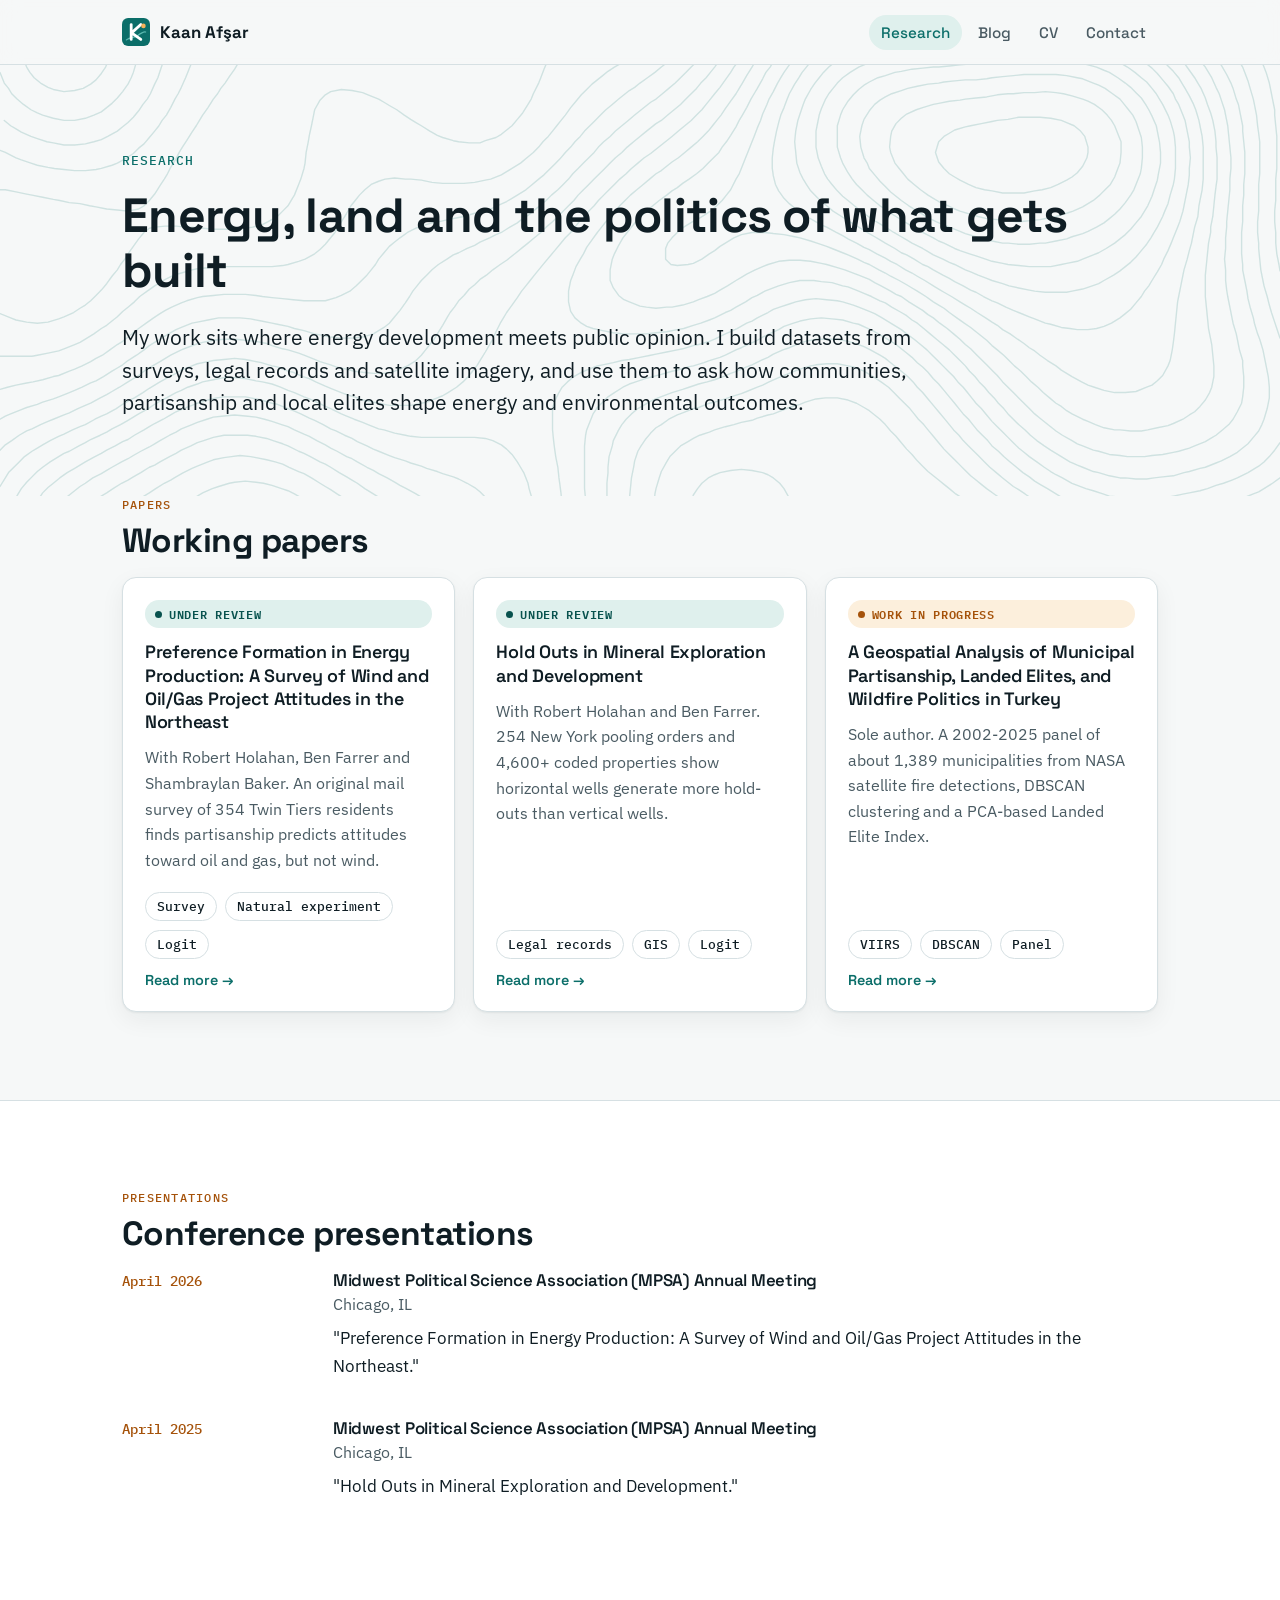
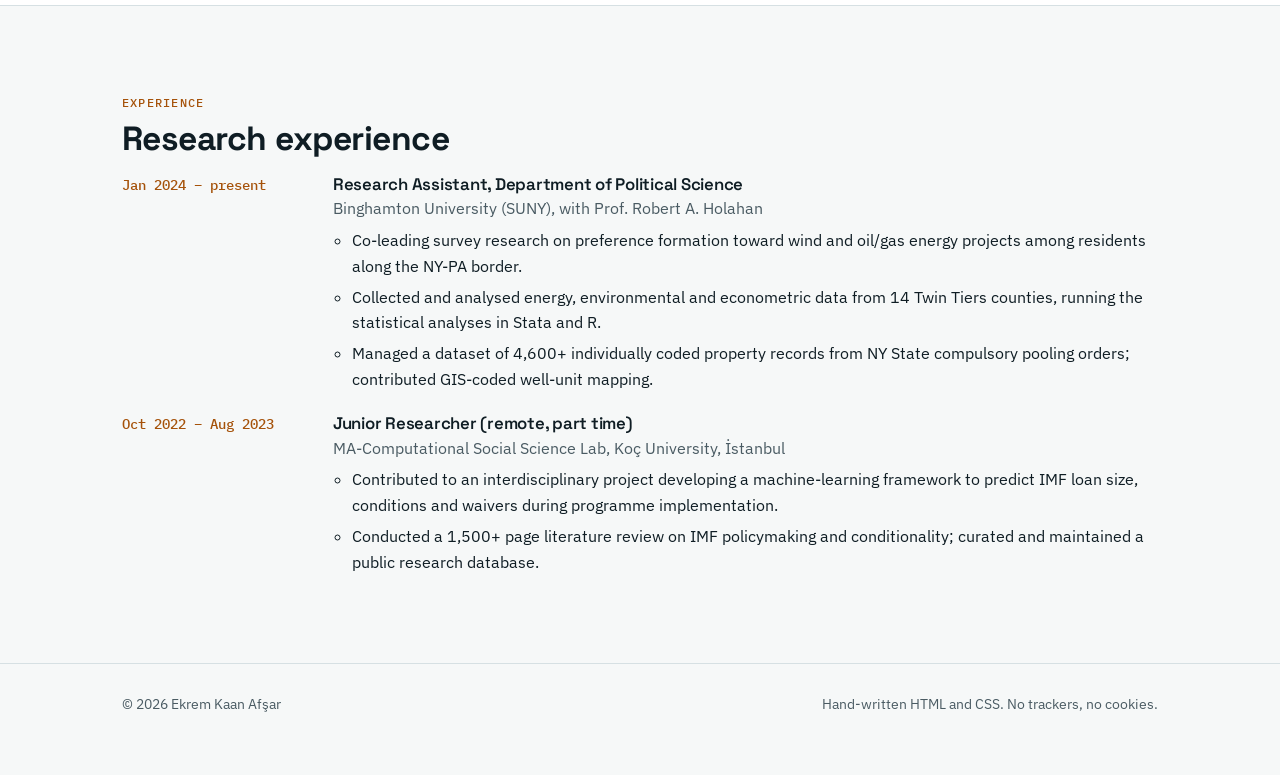
<file: project.html>
<!doctype html>
<html lang="en">
<head>
  <meta charset="utf-8">
  <meta name="viewport" content="width=device-width, initial-scale=1">
  <title>Moved | Kaan Afşar</title>
  <meta name="robots" content="noindex">
  <link rel="canonical" href="https://ekremkaanafsar.github.io/research/">
  <meta http-equiv="refresh" content="0; url=/research/">
  <link rel="icon" href="/assets/img/favicon.svg" type="image/svg+xml">
  <style>body{font-family:system-ui,sans-serif;background:#f6f8f8;color:#0f1d24;margin:0;padding:48px 16px;text-align:center}a{color:#0b6e69}@media (prefers-color-scheme:dark){body{background:#0d161b;color:#e5eef0}a{color:#4fd1c5}}</style>
</head>
<body>
  <p>Projects now live on the <a href="/research/">Research page</a>.</p>
</body>
</html>
</file>
<file: assets/css/site.css>
/* Kaan Afşar personal site, "Field Notes" theme.
   Plain CSS, no build step. Colors are tokens on :root; dark mode below. */

:root {
  --bg: #f6f8f8;
  --surface: #ffffff;
  --surface-2: #eef3f3;
  --ink: #0f1d24;
  --muted: #4a5b63;
  --line: #d6e0e3;
  --teal: #0b6e69;
  --teal-strong: #08524e;
  --teal-soft: #dff0ed;
  --amber: #a5520a;
  --amber-soft: #fcefdc;
  --contour: rgba(11, 110, 105, .16);
  --shadow: 0 1px 2px rgba(15, 29, 36, .06), 0 8px 24px rgba(15, 29, 36, .06);

  /* Chart series colors (validated for contrast and colorblind separation, light surface) */
  --series-1: #008a7e;
  --series-2: #d06a0c;
  --chart-grid: #e3eaec;
  --chart-axis: #9aabb2;
  --chart-hover: rgba(0, 138, 126, .07);

  --font-head: "Space Grotesk", ui-sans-serif, system-ui, sans-serif;
  --font-body: "IBM Plex Sans", ui-sans-serif, system-ui, -apple-system, "Segoe UI", sans-serif;
  --font-mono: "IBM Plex Mono", ui-monospace, "Cascadia Mono", Consolas, monospace;

  --radius: 14px;
  --wrap: 1100px;
  --gutter: clamp(16px, 4vw, 32px);
  color-scheme: light dark;
}

@media (prefers-color-scheme: dark) {
  :root {
    --bg: #0d161b;
    --surface: #132027;
    --surface-2: #182a32;
    --ink: #e5eef0;
    --muted: #9fb2ba;
    --line: #253841;
    --teal: #4fd1c5;
    --teal-strong: #7fe3d9;
    --teal-soft: #12353a;
    --amber: #f5b25a;
    --amber-soft: #3a2a14;
    --contour: rgba(79, 209, 197, .13);
    --shadow: 0 1px 2px rgba(0, 0, 0, .3), 0 8px 24px rgba(0, 0, 0, .25);
    --series-1: #22a094;
    --series-2: #cf7215;
    --chart-grid: #22343c;
    --chart-axis: #5f747d;
    --chart-hover: rgba(34, 160, 148, .10);
  }
}

/* ---------- Base ---------- */
*, *::before, *::after { box-sizing: border-box; }
[hidden] { display: none !important; }
html { -webkit-text-size-adjust: 100%; scroll-behavior: smooth; }
body {
  margin: 0;
  background: var(--bg);
  color: var(--ink);
  font: 400 1.0625rem/1.65 var(--font-body);
  overflow-x: hidden;
}
img, svg { max-width: 100%; height: auto; display: block; }
a { color: var(--teal); text-underline-offset: .18em; text-decoration-thickness: 1px; }
a:hover { color: var(--teal-strong); text-decoration-thickness: 2px; }
:focus-visible { outline: 3px solid var(--amber); outline-offset: 3px; border-radius: 4px; }
h1, h2, h3, h4 { font-family: var(--font-head); line-height: 1.15; letter-spacing: -.015em; margin: 0 0 .5em; }
h1 { font-size: clamp(2.4rem, 6vw, 4rem); font-weight: 700; }
h2 { font-size: clamp(1.6rem, 3.2vw, 2.1rem); font-weight: 700; }
h3 { font-size: 1.25rem; font-weight: 600; }
p { margin: 0 0 1em; }
ul { padding-left: 1.2em; }
li + li { margin-top: .35em; }
strong { font-weight: 600; }

.skip-link {
  position: absolute; left: 12px; top: -60px; z-index: 100;
  background: var(--ink); color: var(--bg); padding: 10px 14px; border-radius: 8px;
}
.skip-link:focus { top: 12px; }

.wrap { width: 100%; max-width: var(--wrap); margin: 0 auto; padding: 0 var(--gutter); }
.mono { font-family: var(--font-mono); }
.muted { color: var(--muted); }
.visually-hidden {
  position: absolute !important; width: 1px; height: 1px; overflow: hidden;
  clip: rect(0 0 0 0); white-space: nowrap;
}

/* ---------- Header ---------- */
.site-header {
  position: sticky; top: 0; z-index: 50;
  background: color-mix(in srgb, var(--bg) 88%, transparent);
  backdrop-filter: saturate(1.4) blur(10px);
  -webkit-backdrop-filter: saturate(1.4) blur(10px);
  border-bottom: 1px solid var(--line);
}
.site-header .wrap { display: flex; flex-wrap: wrap; align-items: center; justify-content: space-between; gap: 4px 12px; min-height: 64px; padding-block: 8px; }
.brand { flex-shrink: 0; display: inline-flex; align-items: center; gap: 10px; color: var(--ink); text-decoration: none; font: 700 1.05rem var(--font-head); }
.brand:hover { color: var(--ink); }
.brand img { width: 28px; height: 28px; }
.nav { display: flex; gap: 4px; margin: 0; padding: 0; list-style: none; }
.nav li + li { margin-top: 0; }
.nav a {
  display: block; padding: 8px 12px; border-radius: 999px;
  color: var(--muted); text-decoration: none; font: 500 .95rem var(--font-head);
}
.nav a:hover { color: var(--ink); background: var(--surface-2); }
.nav a[aria-current="page"] { color: var(--teal); background: var(--teal-soft); }
@media (max-width: 480px) {
  .brand span { display: none; }
  .nav a { padding: 8px 10px; }
}
/* Small phones (320-400px): tighter menu so logo + 4 links fit on one line.
   On anything narrower, the menu wraps onto a second line instead of overflowing. */
@media (max-width: 400px) {
  .nav { gap: 0; }
  .nav a { padding: 8px 7px; font-size: .9rem; }
}

/* ---------- Topographic backdrop ---------- */
.topo { position: relative; isolation: isolate; }
.topo::before {
  content: ""; position: absolute; inset: 0; z-index: -1;
  background: var(--contour);
  -webkit-mask: url("/assets/img/contours.svg") center / cover no-repeat;
          mask: url("/assets/img/contours.svg") center / cover no-repeat;
  pointer-events: none;
}

/* ---------- Hero ---------- */
.hero { padding: clamp(48px, 9vw, 104px) 0 clamp(40px, 7vw, 80px); }
.hero-grid { display: grid; grid-template-columns: 1fr; gap: 40px; align-items: center; }
@media (min-width: 860px) { .hero-grid { grid-template-columns: 1.55fr 1fr; gap: 56px; } }
.eyebrow {
  display: inline-flex; flex-wrap: wrap; gap: 6px 10px; align-items: center;
  font: 500 .8rem/1.4 var(--font-mono); text-transform: uppercase; letter-spacing: .08em;
  color: var(--teal); margin: 0 0 18px;
}
.eyebrow .dot { width: 6px; height: 6px; border-radius: 50%; background: var(--amber); display: inline-block; }
.hero h1 { margin-bottom: .3em; }
.hero h1 .alt { display: block; font-size: .42em; font-weight: 500; color: var(--muted); letter-spacing: 0; margin-top: .45em; }
.lead { font-size: clamp(1.1rem, 2.1vw, 1.3rem); line-height: 1.55; max-width: 38em; }
.affil { list-style: none; padding: 0; margin: 22px 0 28px; display: grid; gap: 8px; }
.affil li { display: flex; gap: 10px; align-items: baseline; margin: 0; color: var(--muted); font-size: .98rem; }
.affil .k { font: 500 .75rem var(--font-mono); text-transform: uppercase; letter-spacing: .06em; color: var(--amber); min-width: 5.5em; }

.btns { display: flex; flex-wrap: wrap; gap: 10px; }
.btn {
  display: inline-flex; align-items: center; gap: 8px; padding: 11px 18px; border-radius: 999px;
  font: 600 .95rem var(--font-head); text-decoration: none; border: 1.5px solid var(--teal);
  color: var(--teal); background: transparent; cursor: pointer;
}
.btn:hover { background: var(--teal-soft); color: var(--teal-strong); text-decoration: none; }
.btn.primary { background: var(--teal); color: var(--surface); }
.btn.primary:hover { background: var(--teal-strong); border-color: var(--teal-strong); color: var(--surface); }

/* ---------- Sections ---------- */
.section { padding: clamp(48px, 8vw, 88px) 0; }
.section.alt { background: var(--surface); border-block: 1px solid var(--line); }
.section-head { display: flex; flex-wrap: wrap; align-items: end; justify-content: space-between; gap: 12px 24px; margin-bottom: 28px; }
.section-head h2 { margin: 0; }
.label {
  display: block; font: 500 .78rem var(--font-mono); text-transform: uppercase; letter-spacing: .1em;
  color: var(--amber); margin-bottom: 10px;
}
.prose { max-width: 42em; }
.prose p { margin-bottom: 1.1em; }
.two-col { display: grid; gap: 40px; }
@media (min-width: 860px) { .two-col { grid-template-columns: 1.4fr 1fr; gap: 64px; } }

/* ---------- Stats strip ---------- */
.stats { display: grid; grid-template-columns: repeat(2, minmax(0, 1fr)); gap: 1px; background: var(--line); border: 1px solid var(--line); border-radius: var(--radius); overflow: hidden; }
@media (min-width: 760px) { .stats { grid-template-columns: repeat(4, minmax(0, 1fr)); } }
.stat { background: var(--surface); padding: 22px 20px; }
.stat .n { font: 600 clamp(1.7rem, 4vw, 2.3rem)/1 var(--font-mono); color: var(--teal); letter-spacing: -.03em; }
.stat .d { margin-top: 10px; font-size: .92rem; color: var(--muted); line-height: 1.45; }

/* ---------- Tags ---------- */
.tags { display: flex; flex-wrap: wrap; gap: 8px; padding: 0; margin: 0; list-style: none; }
.tags li { margin: 0; }
.tag {
  display: inline-block; padding: 5px 11px; border-radius: 999px; border: 1px solid var(--line);
  background: var(--surface); font: 500 .8rem var(--font-mono); color: var(--ink);
}
.tags.big .tag { font-size: .88rem; padding: 7px 13px; }

.status {
  display: inline-flex; align-items: center; gap: 7px; padding: 4px 10px; border-radius: 999px;
  font: 600 .72rem var(--font-mono); text-transform: uppercase; letter-spacing: .06em;
  background: var(--teal-soft); color: var(--teal-strong);
}
.status::before { content: ""; width: 7px; height: 7px; border-radius: 50%; background: currentColor; }
.status.wip { background: var(--amber-soft); color: var(--amber); }

/* ---------- Cards ---------- */
.cards { display: grid; gap: 18px; grid-template-columns: 1fr; }
@media (min-width: 760px) { .cards { grid-template-columns: repeat(3, minmax(0, 1fr)); } }
.card {
  position: relative; display: flex; flex-direction: column; gap: 12px;
  background: var(--surface); border: 1px solid var(--line); border-radius: var(--radius);
  padding: 22px; box-shadow: var(--shadow); transition: transform .15s ease, border-color .15s ease;
}
.card:hover { transform: translateY(-2px); border-color: var(--teal); }
.card h3 { margin: 0; font-size: 1.12rem; line-height: 1.3; }
.card h3 a { color: var(--ink); text-decoration: none; }
.card h3 a::after { content: ""; position: absolute; inset: 0; border-radius: var(--radius); }
.card p { margin: 0; color: var(--muted); font-size: .97rem; }
.card .tags { margin-top: auto; padding-top: 6px; }
.card .more { font: 600 .9rem var(--font-head); color: var(--teal); }

/* ---------- Timeline / CV lists ---------- */
.entries { list-style: none; padding: 0; margin: 0; display: grid; gap: 22px; }
.entries > li { margin: 0; display: grid; gap: 4px 24px; grid-template-columns: 1fr; }
@media (min-width: 700px) { .entries > li { grid-template-columns: 11em 1fr; } }
.entries .when { font: 500 .85rem/1.6 var(--font-mono); color: var(--amber); }
.entries h3 { font-size: 1.05rem; margin: 0 0 2px; }
.entries .where { color: var(--muted); margin: 0 0 6px; font-size: .97rem; }
.entries ul { margin: 6px 0 0; color: var(--ink); font-size: .97rem; }

.cv-block { padding: 34px 0; border-top: 1px solid var(--line); }
.cv-block:first-of-type { border-top: 0; }
.cv-block > h2 { font-size: 1.35rem; margin-bottom: 20px; }

.skills { display: grid; gap: 14px; margin: 0; }
.skills > div { display: grid; gap: 2px 24px; grid-template-columns: 1fr; }
@media (min-width: 700px) { .skills > div { grid-template-columns: 11em 1fr; } }
.skills dt { font: 500 .85rem var(--font-mono); color: var(--amber); }
.skills dd { margin: 0; }

/* ---------- Paper pages ---------- */
.crumbs { font: 500 .85rem var(--font-mono); color: var(--muted); margin: 0 0 18px; }
.crumbs a { color: var(--muted); }
.paper-hero { padding: clamp(40px, 7vw, 80px) 0 clamp(32px, 5vw, 56px); }
.paper-hero h1 { font-size: clamp(1.9rem, 4.6vw, 3rem); max-width: 22em; }
.authors { font-size: 1.05rem; color: var(--muted); margin: 14px 0 0; }
.authors strong { color: var(--ink); }
.glance { display: grid; gap: 1px; background: var(--line); border: 1px solid var(--line); border-radius: var(--radius); overflow: hidden; grid-template-columns: 1fr; margin-top: 32px; }
@media (min-width: 640px) { .glance { grid-template-columns: repeat(2, minmax(0, 1fr)); } }
@media (min-width: 980px) { .glance { grid-template-columns: repeat(4, minmax(0, 1fr)); } }
.glance > div { background: var(--surface); padding: 18px 20px; }
.glance dt { font: 500 .72rem var(--font-mono); text-transform: uppercase; letter-spacing: .08em; color: var(--amber); margin-bottom: 6px; }
.glance dd { margin: 0; font-size: .97rem; line-height: 1.45; }

.article { display: grid; grid-template-columns: minmax(0, 1fr); gap: 40px; padding-bottom: clamp(48px, 8vw, 88px); }
@media (min-width: 980px) { .article { grid-template-columns: 13em minmax(0, 1fr); gap: 56px; } }
.toc { font-size: .92rem; }
@media (min-width: 980px) { .toc { position: sticky; top: 96px; align-self: start; } }
.toc ol { list-style: none; padding: 0; margin: 0; border-left: 2px solid var(--line); }
.toc li { margin: 0; }
.toc a { display: block; padding: 5px 0 5px 14px; color: var(--muted); text-decoration: none; margin-left: -2px; border-left: 2px solid transparent; }
.toc a:hover { color: var(--teal); border-left-color: var(--teal); }
.article-body { max-width: 44em; min-width: 0; }
.article-body section { scroll-margin-top: 90px; margin-bottom: 44px; }
.article-body h2 { font-size: 1.5rem; }
.callout {
  border: 1px solid var(--line); border-left: 4px solid var(--teal); background: var(--surface);
  border-radius: 10px; padding: 16px 18px; margin: 18px 0;
}
.callout p:last-child { margin-bottom: 0; }
.finding { display: grid; grid-template-columns: auto 1fr; gap: 14px; align-items: start; margin: 0 0 14px; }
.finding .num { font: 600 .85rem var(--font-mono); color: var(--surface); background: var(--teal); border-radius: 8px; padding: 4px 8px; }

figure { margin: 24px 0; }
figure.diagram {
  background: var(--surface); border: 1px solid var(--line); border-radius: var(--radius);
  padding: clamp(14px, 3vw, 24px);
}
figcaption { font-size: .88rem; color: var(--muted); margin-top: 12px; }

/* Shared SVG diagram styling (themes via tokens) */
.dg text { font-family: var(--font-body); fill: var(--ink); }
.dg .mono-t { font-family: var(--font-mono); }
.dg .sub { fill: var(--muted); }
.dg .box { fill: var(--surface-2); stroke: var(--line); stroke-width: 1.5; }
.dg .box-teal { fill: var(--teal-soft); stroke: var(--teal); stroke-width: 1.5; }
.dg .box-amber { fill: var(--amber-soft); stroke: var(--amber); stroke-width: 1.5; }
.dg .box-dash { fill: none; stroke: var(--muted); stroke-width: 1.5; stroke-dasharray: 5 5; }
.dg .arrow { stroke: var(--muted); stroke-width: 1.8; fill: none; }
.dg .head { fill: var(--muted); }
.dg .teal { fill: var(--teal); }
.dg .amber { fill: var(--amber); }
.dg .line-teal { stroke: var(--teal); }
.dg .line-amber { stroke: var(--amber); }
.dg .ground { fill: var(--surface-2); }
.dg .c-teal { color: var(--teal); }
.dg .c-amber { color: var(--amber); }

/* ---------- Photos ---------- */
.avatar {
  width: 96px; height: 96px; border-radius: 50%; object-fit: cover;
  border: 3px solid var(--surface); box-shadow: 0 0 0 2px var(--teal), var(--shadow);
  margin: 0 0 22px; background: var(--surface-2);
}
.photo-card { position: relative; margin: 0 auto; width: min(100%, 380px); }
.photo-card img {
  width: 100%; aspect-ratio: 4 / 5; object-fit: cover; border-radius: 24px;
  border: 1px solid var(--line); box-shadow: var(--shadow); background: var(--surface-2);
}
.photo-card figcaption {
  margin-top: 12px; font: 500 .8rem/1.5 var(--font-mono); color: var(--muted); text-align: center;
}
/* Photos fill columns of up to 380px, so one photo or several both look intentional. */
.gallery { display: grid; gap: 18px; grid-template-columns: repeat(auto-fill, minmax(min(100%, 260px), 380px)); margin: 0; }
.gallery figure { margin: 0; }
.gallery img {
  width: 100%; aspect-ratio: 1 / 1; object-fit: cover; border-radius: var(--radius);
  border: 1px solid var(--line); background: var(--surface-2);
}
.gallery figcaption { margin-top: 10px; }

/* Click-to-enlarge (links with data-lightbox; works as a plain link without JS) */
a[data-lightbox] { display: block; border-radius: var(--radius); cursor: zoom-in; }
.lightbox {
  border: 0; padding: 0; background: transparent; max-width: min(96vw, 1200px); max-height: 94vh;
}
.lightbox::backdrop { background: rgba(5, 12, 15, .82); }
.lightbox img { max-width: 100%; max-height: 82vh; width: auto; margin: 0 auto; border-radius: 12px; }
.lightbox p { color: #e5eef0; text-align: center; font-size: .9rem; margin: 12px 8px 0; }
.lightbox button {
  position: absolute; top: 8px; right: 8px; width: 40px; height: 40px; border-radius: 50%;
  border: 0; background: rgba(13, 22, 27, .75); color: #fff; font-size: 1.4rem; cursor: pointer;
}

/* ---------- Figures on project pages ---------- */
figure.figure-img { margin: 28px 0; }
figure.figure-img img {
  width: 100%; border-radius: var(--radius); border: 1px solid var(--line); background: #fff;
}
@media (min-width: 1100px) { figure.wide { margin-right: -12em; } }
.figure-source { display: block; font-size: .8rem; color: var(--muted); margin-top: 4px; }

/* ---------- Charts (assets/js/charts.js) ---------- */
figure.chart-figure {
  background: var(--surface); border: 1px solid var(--line); border-radius: var(--radius);
  padding: clamp(14px, 3vw, 24px); margin: 28px 0;
}
.chart { position: relative; }
.chart-title { font: 600 1.05rem/1.3 var(--font-head); margin: 0 0 2px; }
.chart-sub { font-size: .9rem; color: var(--muted); margin: 0 0 12px; }
.chart-legend { display: flex; flex-wrap: wrap; gap: 6px 18px; list-style: none; padding: 0; margin: 0 0 10px; font-size: .88rem; color: var(--muted); }
.chart-legend li { display: inline-flex; align-items: center; gap: 8px; margin: 0; }
.chart-legend svg { display: inline-block; }
.chart svg.plot { display: block; width: 100%; height: auto; overflow: visible; }
.chart text { font-family: var(--font-body); }
.chart .tick { fill: var(--muted); font-size: 12px; font-variant-numeric: tabular-nums; }
.chart .cat { fill: var(--ink); font-size: 13.5px; }
.chart .val { fill: var(--ink); font-size: 12.5px; font-weight: 500; font-variant-numeric: tabular-nums; }
.chart .axis-title { fill: var(--muted); font-size: 12px; }
.chart .grid { stroke: var(--chart-grid); stroke-width: 1; shape-rendering: crispEdges; }
.chart .axis { stroke: var(--chart-axis); stroke-width: 1; shape-rendering: crispEdges; }
.chart .ref { stroke: var(--muted); stroke-width: 1.25; }
.chart .s1 { fill: var(--series-1); stroke: var(--series-1); }
.chart .s2 { fill: var(--series-2); stroke: var(--series-2); }
.chart .stroke-only { fill: none; stroke-width: 2; stroke-linecap: round; stroke-linejoin: round; }
.chart .bar { stroke: none; }
.chart .ring { stroke: var(--surface); stroke-width: 2; }
.chart .crosshair { stroke: var(--chart-axis); stroke-width: 1; }
.chart .hit { fill: transparent; cursor: default; outline: none; }
.chart .hit:hover, .chart .hit:focus-visible { fill: var(--chart-hover); }
.chart .overlay { fill: transparent; outline: none; }
.chart .overlay:focus-visible { stroke: var(--amber); stroke-width: 2; }
.chart-tip {
  position: absolute; z-index: 5; pointer-events: none; min-width: 140px; max-width: 260px;
  background: var(--surface); border: 1px solid var(--line); border-radius: 10px;
  box-shadow: var(--shadow); padding: 9px 11px; font-size: .85rem;
}
.chart-tip .tip-title { color: var(--muted); font-size: .78rem; margin-bottom: 4px; }
.chart-tip .tip-row { display: flex; align-items: center; gap: 8px; }
.chart-tip .tip-row strong { color: var(--ink); font-variant-numeric: tabular-nums; }
.chart-tip .tip-row span { color: var(--muted); }
.chart-tip .key { width: 14px; height: 0; border-top: 2px solid; border-radius: 2px; flex: none; }
.chart-tip .key.s1 { border-color: var(--series-1); }
.chart-tip .key.s2 { border-color: var(--series-2); }
details.chart-table { margin-top: 10px; font-size: .88rem; }
details.chart-table summary { cursor: pointer; color: var(--teal); font: 500 .82rem var(--font-mono); }
.chart-table table { border-collapse: collapse; margin-top: 8px; width: 100%; display: block; overflow-x: auto; }
.chart-table th, .chart-table td { text-align: left; padding: 6px 12px 6px 0; border-bottom: 1px solid var(--line); white-space: nowrap; }
.chart-table td.num { text-align: right; font-variant-numeric: tabular-nums; }
.chart-error { color: var(--amber); font: 500 .85rem var(--font-mono); }

/* ---------- "Coming soon" placeholder graphics ---------- */
figure.figure-soon {
  position: relative; margin: 28px 0; padding: clamp(14px, 3vw, 24px);
  background: var(--surface); border: 1px dashed var(--chart-axis); border-radius: var(--radius);
}
.figure-soon .skeleton { display: block; width: 100%; height: auto; opacity: .55; }
.figure-soon .skeleton .sk { fill: var(--chart-grid); }
.figure-soon .skeleton .sk-line { stroke: var(--chart-grid); stroke-width: 3; fill: none; stroke-linecap: round; }
.figure-soon .skeleton .sk-strong { fill: var(--chart-axis); }
.figure-soon .skeleton .sk-ref { stroke: var(--chart-axis); stroke-width: 1.5; }
.figure-soon .skeleton-map {
  display: block; width: 100%; aspect-ratio: 16 / 9; border-radius: 10px; background: var(--surface-2);
  position: relative; overflow: hidden;
}
.figure-soon .skeleton-map::before {
  content: ""; position: absolute; inset: 0; background: var(--chart-axis); opacity: .35;
  -webkit-mask: url("/assets/img/contours.svg") center / cover no-repeat;
          mask: url("/assets/img/contours.svg") center / cover no-repeat;
}
.soon-badge {
  position: absolute; top: 50%; left: 50%; transform: translate(-50%, -70%);
  display: inline-flex; align-items: center; gap: 8px; white-space: nowrap;
  padding: 8px 14px; border-radius: 999px; background: var(--surface); border: 1px solid var(--line);
  box-shadow: var(--shadow); font: 600 .78rem var(--font-mono); text-transform: uppercase; letter-spacing: .08em;
  color: var(--amber);
}
.soon-badge::before { content: ""; width: 8px; height: 8px; border-radius: 50%; background: currentColor; }
.figure-soon figcaption { position: relative; }
.tba { font: 600 .72rem var(--font-mono); text-transform: uppercase; letter-spacing: .08em; color: var(--amber); }

/* ---------- Blog ---------- */
.post-list { display: grid; gap: 18px; grid-template-columns: 1fr; list-style: none; padding: 0; margin: 0; }
@media (min-width: 760px) { .post-list { grid-template-columns: repeat(3, minmax(0, 1fr)); } }
.post-list > li { margin: 0; }
.post-card .meta { font: 500 .78rem var(--font-mono); color: var(--muted); }
.post-card.is-soon { border-style: dashed; box-shadow: none; }
.post-card.is-soon:hover { transform: none; border-color: var(--line); }
.post-card .ghost { display: block; height: 10px; border-radius: 6px; background: var(--chart-grid); }
.post-card .ghost + .ghost { margin-top: 8px; }
.topic-filter { display: flex; flex-wrap: wrap; gap: 8px; margin: 0 0 22px; }
.topic-filter button {
  font: 500 .82rem var(--font-mono); padding: 6px 12px; border-radius: 999px; cursor: pointer;
  border: 1px solid var(--line); background: var(--surface); color: var(--ink);
}
.topic-filter button[aria-pressed="true"] { background: var(--teal); border-color: var(--teal); color: var(--surface); }
.subscribe {
  display: grid; gap: 16px; align-items: center; background: var(--surface); border: 1px solid var(--line);
  border-radius: 18px; padding: clamp(20px, 4vw, 32px);
}
@media (min-width: 760px) { .subscribe { grid-template-columns: 1fr auto; } }
.subscribe p { margin: 0; }

/* Single post */
.post-hero { padding: clamp(40px, 7vw, 80px) 0 clamp(24px, 4vw, 40px); }
.post-hero h1 { font-size: clamp(2rem, 5vw, 3.2rem); max-width: 20em; }
.post-meta { display: flex; flex-wrap: wrap; gap: 6px 16px; font: 500 .85rem var(--font-mono); color: var(--muted); margin: 18px 0 0; padding: 0; list-style: none; }
.post-meta li { margin: 0; }
.standfirst { font-size: clamp(1.15rem, 2.2vw, 1.35rem); line-height: 1.55; color: var(--muted); max-width: 36em; margin-top: 18px; }
.post-body { max-width: 42em; margin: 0 auto; padding-bottom: 40px; font-size: 1.1rem; line-height: 1.75; }
.post-body h2 { font-size: 1.6rem; margin-top: 1.8em; }
.post-body h3 { font-size: 1.25rem; margin-top: 1.5em; }
.post-body blockquote {
  margin: 1.6em 0; padding: 4px 0 4px 20px; border-left: 4px solid var(--teal);
  font-size: 1.2rem; line-height: 1.55; color: var(--ink);
}
.post-body blockquote p:last-child { margin-bottom: 0; }
.post-body hr { border: 0; height: 1px; background: var(--line); margin: 2.4em 0; }
.post-body code { font: .9em var(--font-mono); background: var(--surface-2); padding: 1px 5px; border-radius: 5px; }
.post-body table { border-collapse: collapse; width: 100%; font-size: .95rem; display: block; overflow-x: auto; }
.post-body th, .post-body td { text-align: left; padding: 8px 12px 8px 0; border-bottom: 1px solid var(--line); }
.footnotes { font-size: .92rem; color: var(--muted); border-top: 1px solid var(--line); margin-top: 2.4em; padding-top: 1em; }
sup a { text-decoration: none; font-weight: 600; }
.author-box {
  display: flex; gap: 16px; align-items: center; margin: 32px 0; padding: 18px;
  background: var(--surface); border: 1px solid var(--line); border-radius: var(--radius);
}
.author-box img { width: 56px; height: 56px; border-radius: 50%; object-fit: cover; flex: none; }
.author-box p { margin: 0; font-size: .95rem; }
.post-actions { display: flex; flex-wrap: wrap; gap: 10px; align-items: center; }
.post-nav { display: flex; flex-wrap: wrap; justify-content: space-between; gap: 12px; border-top: 1px solid var(--line); padding-top: 20px; margin-top: 12px; }

/* ---------- Contact ---------- */
.contact-card {
  display: grid; grid-template-columns: minmax(0, 1fr); gap: 24px; background: var(--surface); border: 1px solid var(--line);
  border-radius: 22px; padding: clamp(24px, 5vw, 44px); box-shadow: var(--shadow);
}
@media (min-width: 860px) { .contact-card { grid-template-columns: 1.3fr 1fr; align-items: center; } }
.contact-list { list-style: none; padding: 0; margin: 0; display: grid; gap: 12px; }
.contact-list li { margin: 0; display: flex; flex-wrap: wrap; gap: 4px 14px; align-items: baseline; }
.contact-list a { overflow-wrap: anywhere; }
.contact-list .k { font: 500 .75rem var(--font-mono); text-transform: uppercase; letter-spacing: .08em; color: var(--amber); min-width: 6.5em; }
.email-text { font-family: var(--font-mono); font-size: .95rem; word-break: break-all; }
.copy-note { font: 500 .8rem var(--font-mono); color: var(--teal); min-height: 1.2em; }

/* ---------- Footer ---------- */
.site-footer { border-top: 1px solid var(--line); padding: 28px 0 40px; color: var(--muted); font-size: .9rem; }
.site-footer .wrap { display: flex; flex-wrap: wrap; gap: 10px 24px; justify-content: space-between; }
.site-footer a { color: var(--muted); }

/* ---------- Motion & print ---------- */
@media (prefers-reduced-motion: reduce) {
  html { scroll-behavior: auto; }
  * { transition: none !important; animation: none !important; }
}
@media print {
  .site-header, .site-footer, .skip-link, .btns, .toc, .no-print { display: none !important; }
  .topo::before { display: none; }
  body { background: #fff; color: #000; font-size: 11pt; }
  a { color: #000; }
  .section, .cv-block { padding: 14px 0; }
  .card, .contact-card, figure.diagram { box-shadow: none; }
}
</file>
